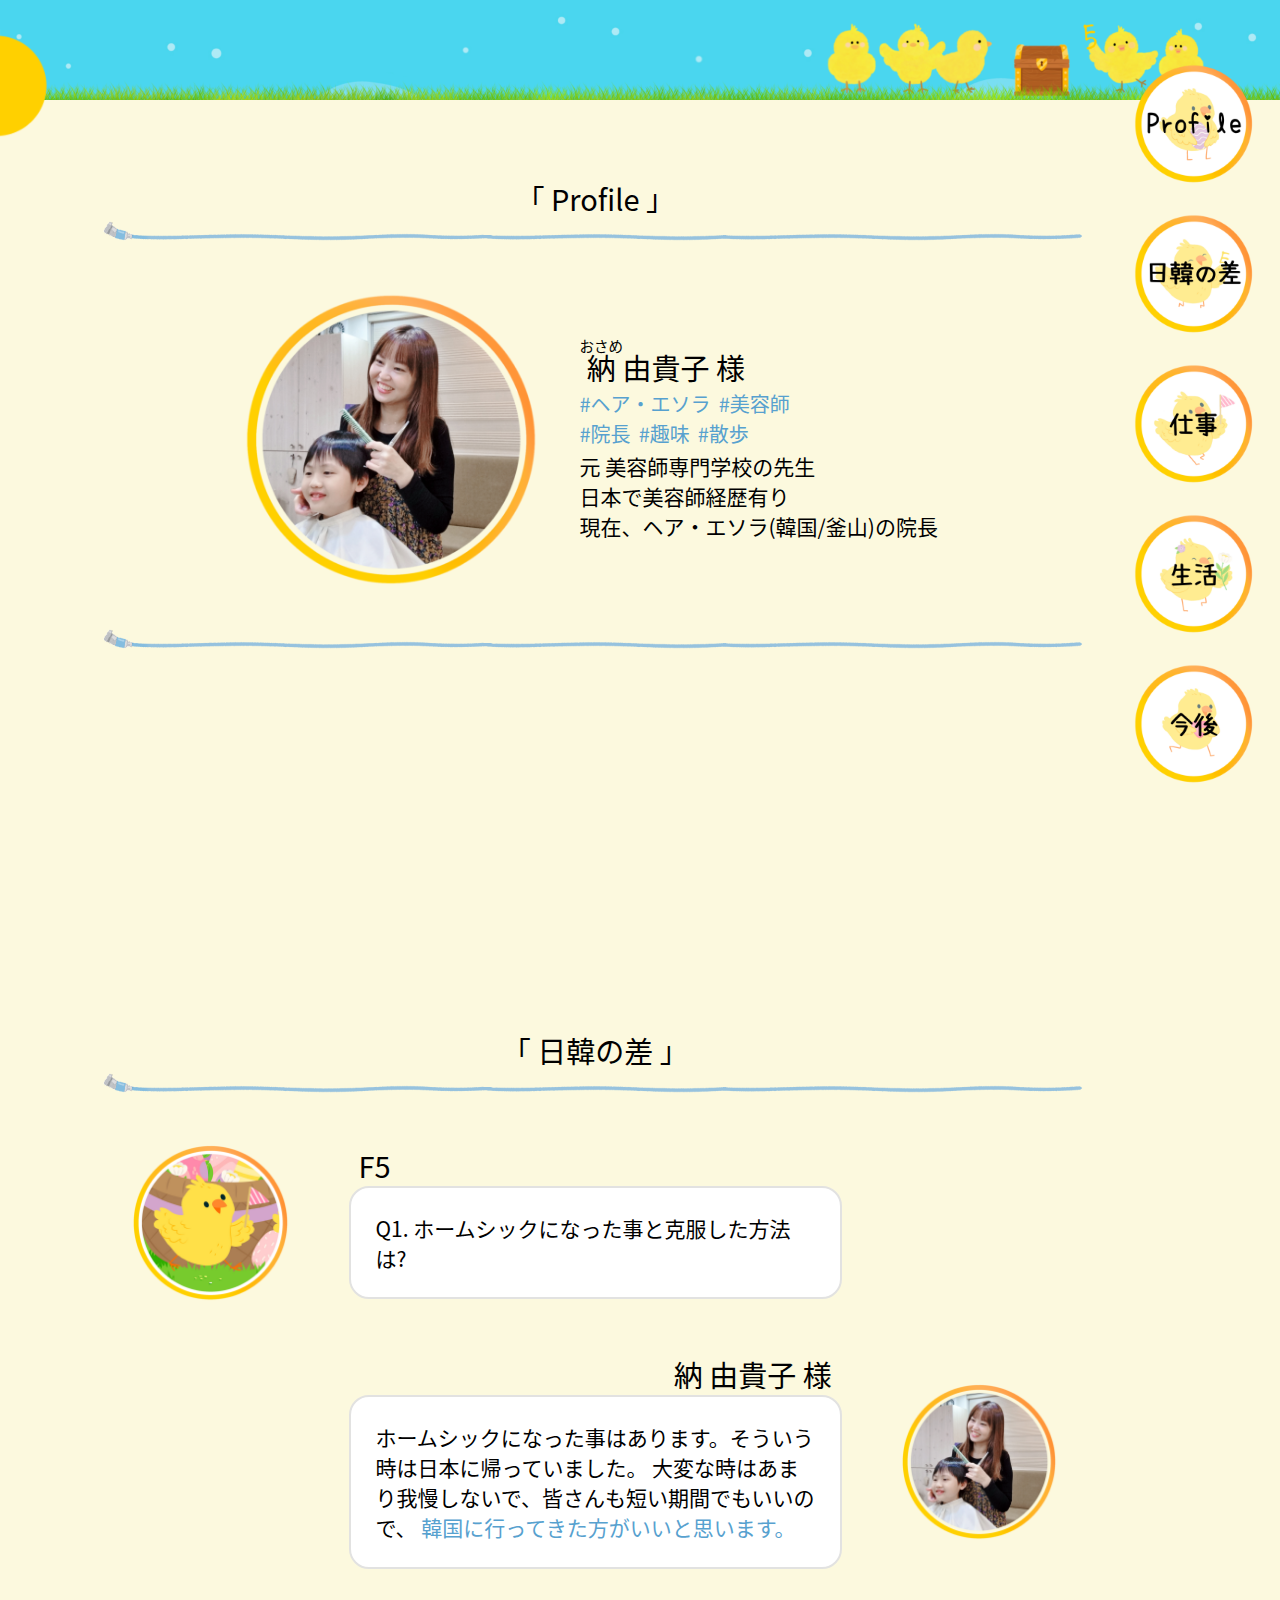
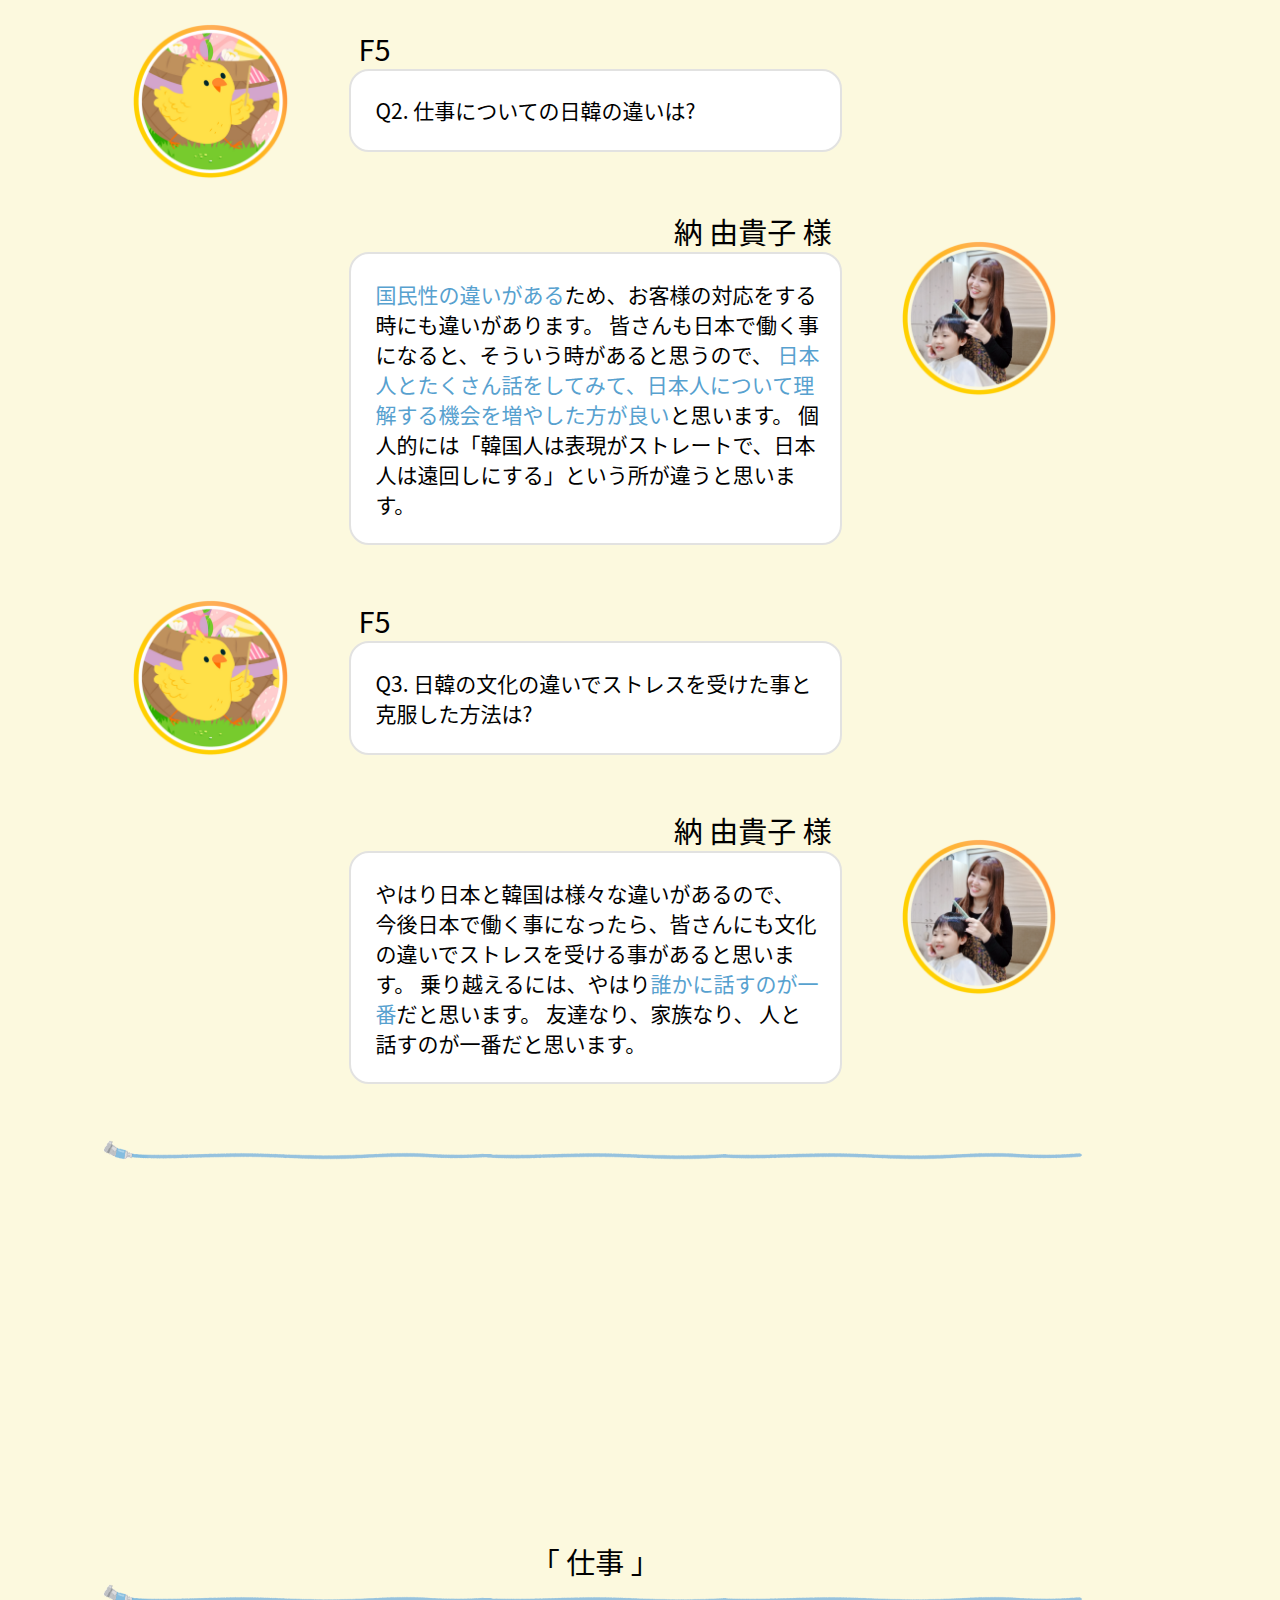
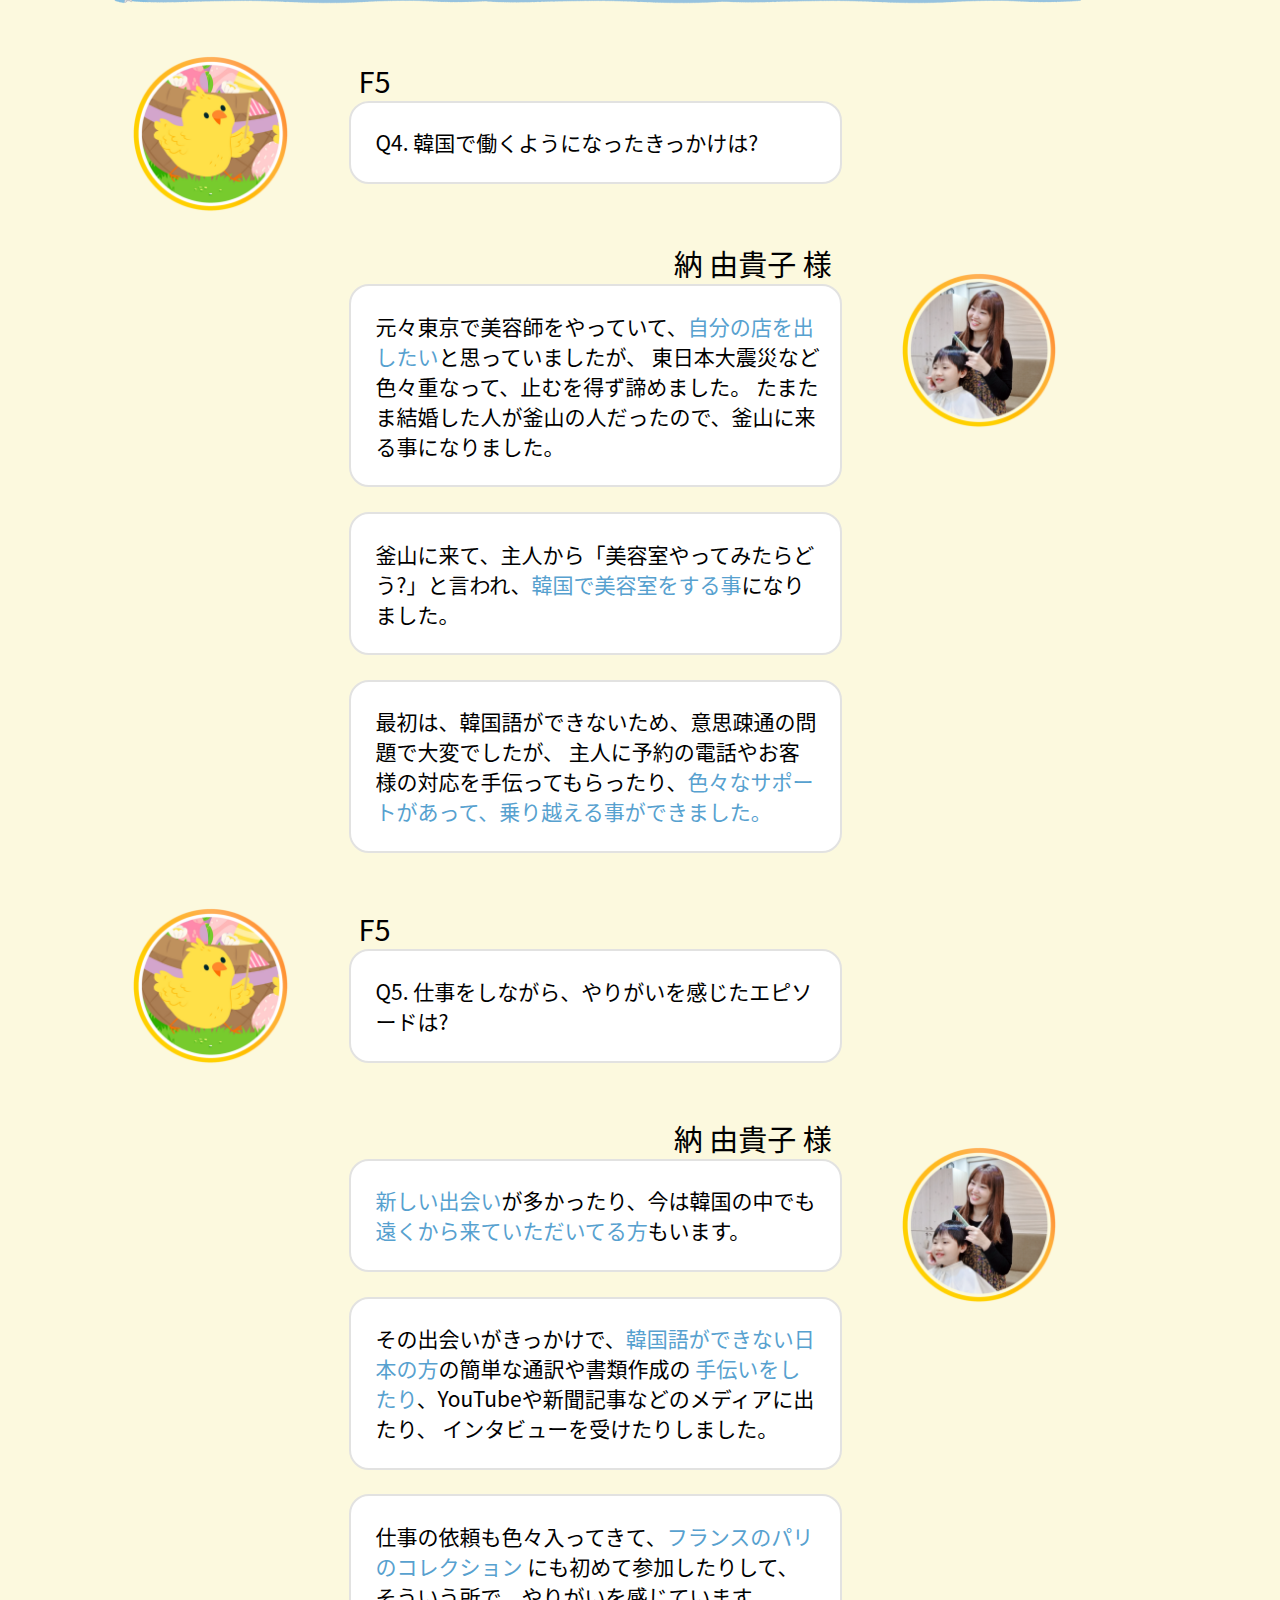
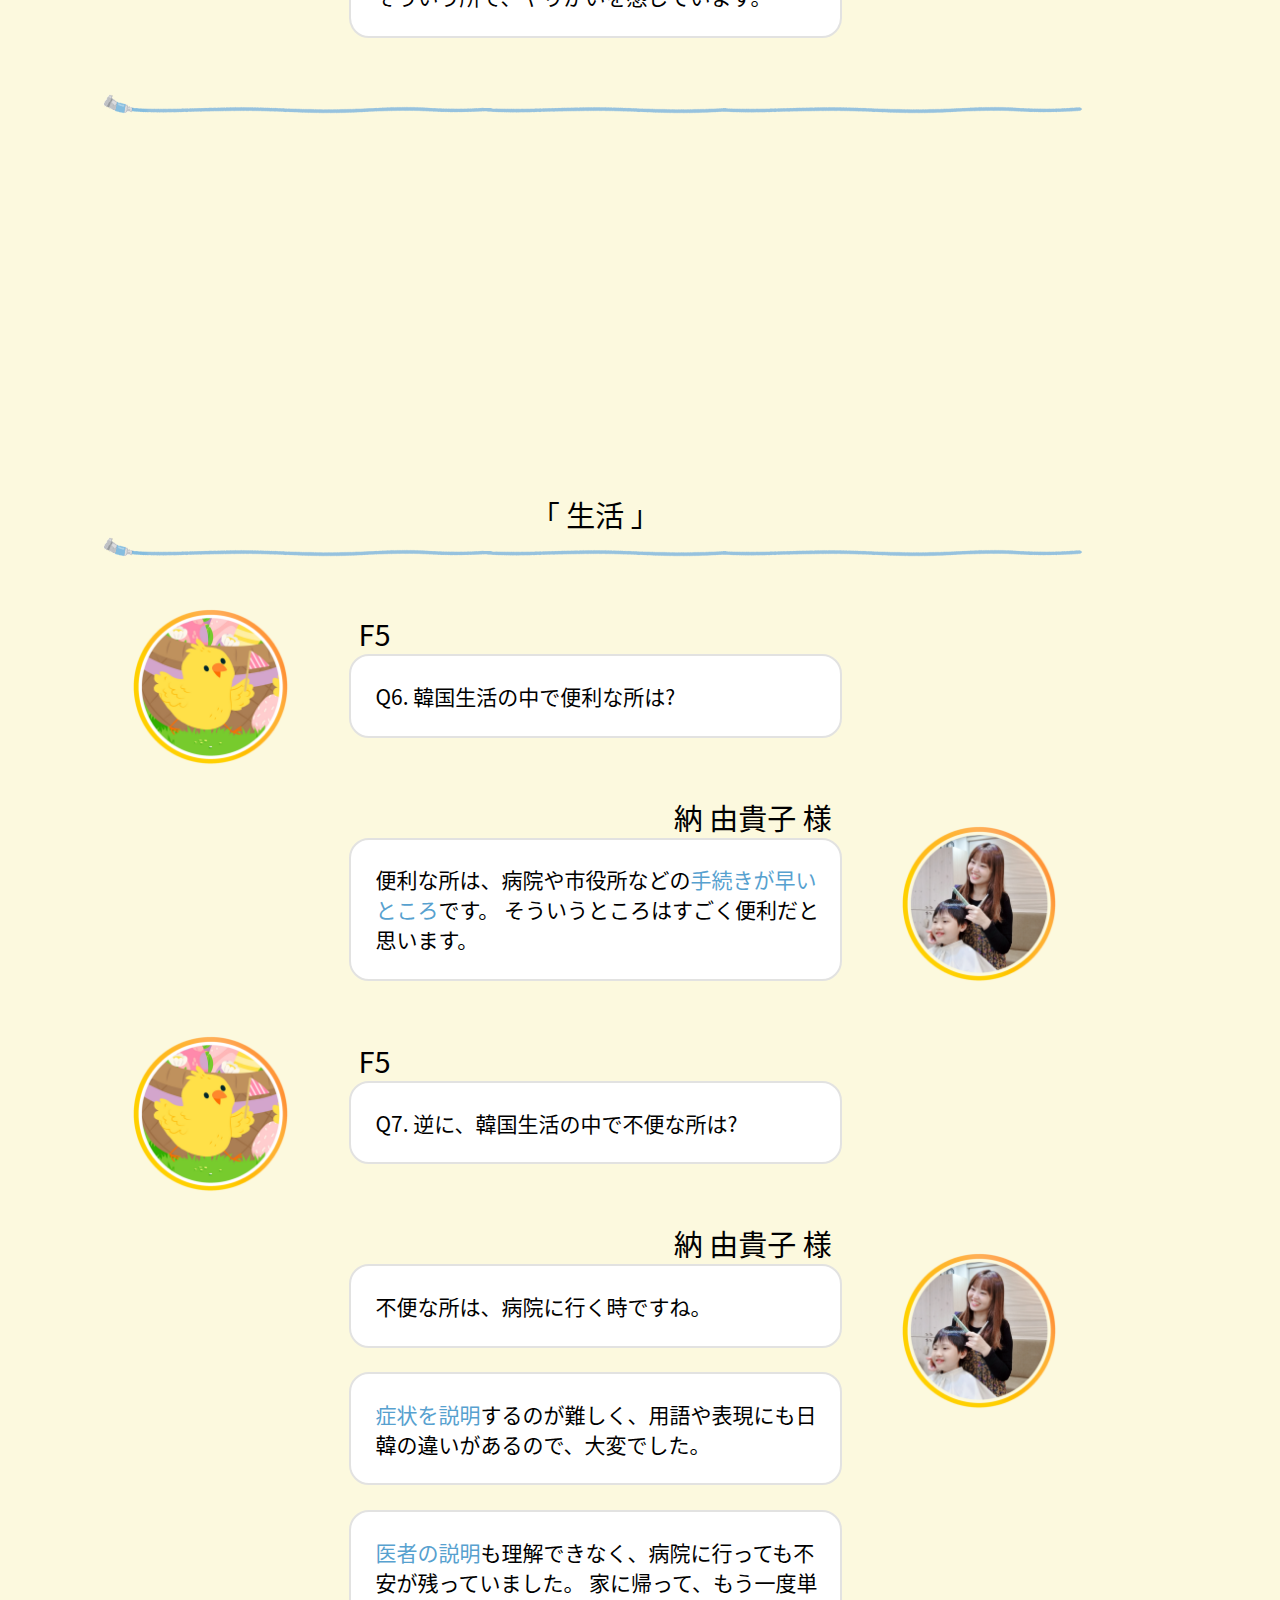
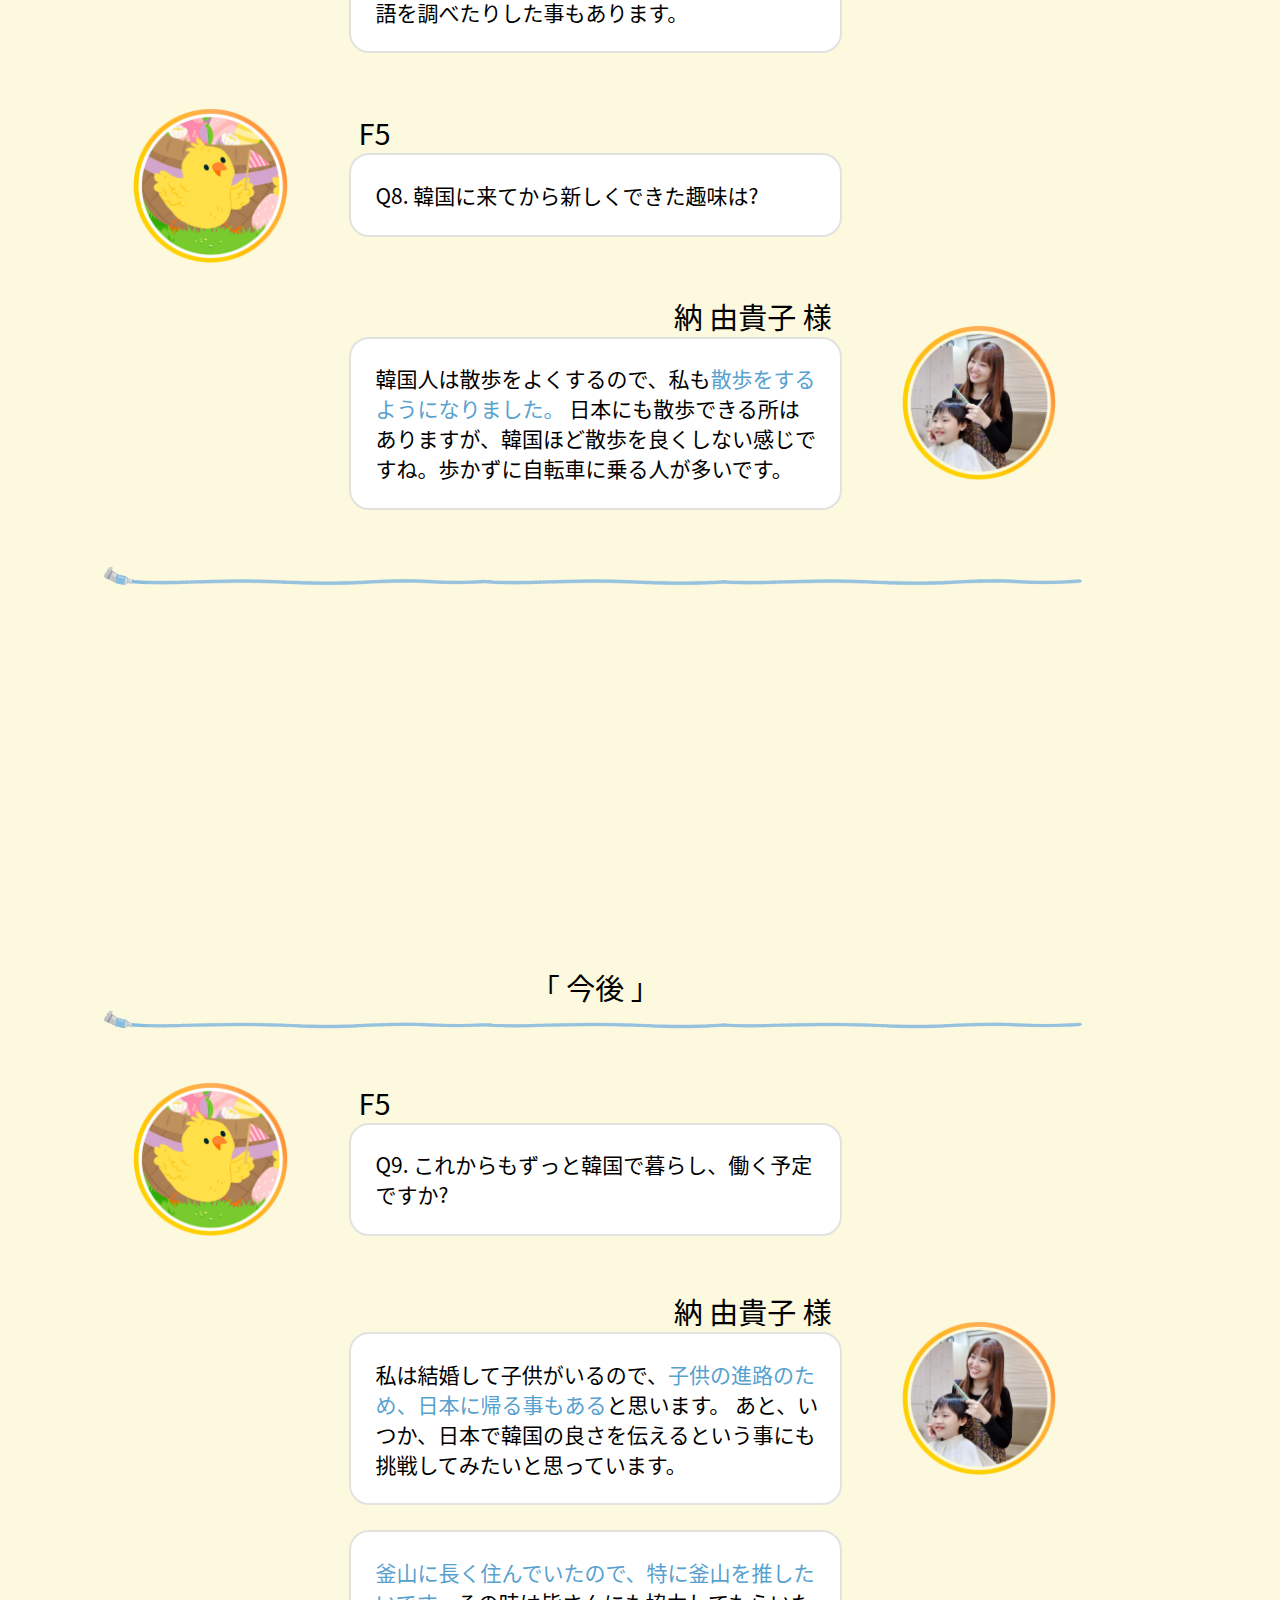
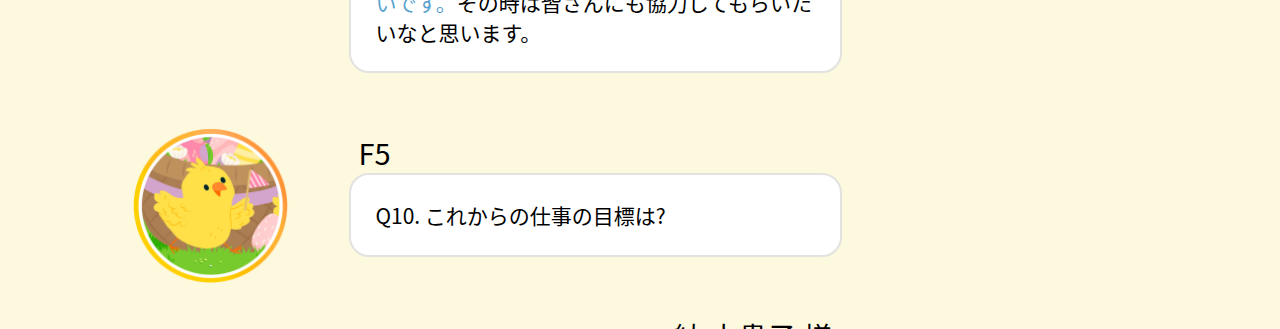
<file: Interview1.html>
<!DOCTYPE html>
<html lang="ja">
<head>
<meta charset="UTF-8">
<meta http-equiv="X-UA-Compatible" content="IE=edge">
<title>Interview 1</title>
<meta name="viewport" content="width=device-width, initial-scale=1">
<meta name="description" content="ここにサイト説明を入れます">
<meta name="keywords" content="キーワード１,キーワード２,キーワード３,キーワード４,キーワード５">
<link rel="stylesheet" href="css/style.css">
<script src="js/openclose.js"></script>
<!--[if lt IE 9]>
<script src="https://oss.maxcdn.com/html5shiv/3.7.2/html5shiv.min.js"></script>
<script src="https://oss.maxcdn.com/respond/1.4.2/respond.min.js"></script>
<![endif]-->

<head>

<style>

.menu {
  position: fixed;
  width: 120px;
  top: 0;
  right: 2%;
  margin-top: 5%;
  height: 80%;
  z-index: 30;
  display:flex;
  flex-direction: column;
  justify-content: space-between;
}

.menu-item:hover {
  transform: scale(1.1);
}

/* -------------------------------프로필--------------------- */

.Profile-image {
  width: 30%;
  height: 30%;
}

.Profile-text {
  margin-left: 4%;
  display: flex;
  justify-content: center;
  flex-direction: column;
}

.teg {
  color: #57a1cf;
  font-size: 20px;
  margin-right: 8px;
  line-height: normal;
}


/* --------------------------------Q & A----------------------- */

.member-image {
  width: 16%;
  height: 16%;
  padding: 0 3% 0 3%;
}

.Question {
  padding-left: 3%;
  width: 50%;
  display: flex;
  justify-content: center;
  flex-direction: column;
}

.Answer {
  padding-right: 3%;
  width: 50%;
  display: flex;
  justify-content: center;
  flex-direction: column;
}

.member-left {
  text-align: left;
  display: flex;
  justify-content: flex-start;
  margin-bottom: 3%;
}

.member-right {
  text-align: right;
  display: flex;
  justify-content: flex-end;
  margin-bottom: 3%;
}

.member-right .setsumei {
  text-align: left;
}

#main {
  padding-right: 15%;
}

.setsumei {
  border: 2px solid #e2e2e1;
  padding: 5% 4% 5% 5%;
  border-radius: 20px;
  background-color: white;
  margin-bottom: 5%;
}

.title {
  text-align: center;
  margin-top: 3px;
}

p span {
  color: #57a1cf;
}

.line1 {
  margin-bottom: 5%;
}

.line2 {
  margin-bottom: 15%;
}

#Profile-total {
  display: flex;
  justify-content: center;
}

.page {
  padding-bottom: 20%;
}

@media screen and (max-width:1024px) {

  #main {
    padding-right: 6%;
  }

  .menu {
    display: flex;
    flex-direction: row;
    align-items: center;
    width: 100%;
    right: 0;
    margin: 0;
    height: 10%;
    padding: 1% 0 1% 0;

    background-image: url(images/bg1.png);
    background-size: cover;
  }

  .menu-item  {
    margin-right: 5%;
  }

  #first {
    margin-left: 20%;
  }

  .menu img {
    width: 85%;
  }

  .menu-item:hover {
    transform: scale(1);
  }

  .Question, .Answer {
    width: 65%;
  }

  .total {
    padding-top: 30%;
  }

  .title {
    margin-top: 18%;
  }

  .setsumei {
    padding: 6%;
  }

  .member-left, .member-right {
    margin-bottom: 7%;
  }

  .Question {
    padding-left: 5%;
  }

  .Answer {
    padding-right: 5%;
  }

}


@media screen and (max-width:480px) {

  .menu img {
    width: 100%;
  }

  .total {
    padding-top: 50%;
  }

  .title {
    margin-top: 20%;
  }

  .setsumei {
    padding: 7%;
  }

  #Profile-total {
    flex-direction: column;
    align-items: center;
    justify-content: center;
    text-align: center;
  }

  #Profile-total img {
    width: 60%;
    margin-bottom: 5%;
  }

  .Question, .Answer {
    width: 75%;
  }

}

</style>

</head>


<body>
    
<!-------------------------------------------------------------------------------------------------------->
<button id="logo2"><img src="images/logo1.png" alt="" width="110px" height="110px"></button>

<header id="header" style="background-color: #FFD000;">
  <!--PC用（901px以上端末）メニュー-->

  <nav id="menubar">
      <ul>
        <li class="menu-a"><a href="Home.html"><span>Home</span><span></span></a></li> <hr>
        <li id="Team" class="menu-a"><a href="Team.html"><span>Team</span><span>紹介</span></a></li> <hr>
        <li id="I1" class="menu-a"><a href="Interview1.html"><span>Interview 1</span><span>納 由貴子 様</span></a></li> <hr>
        <li id="I2" class="menu-a"><a href="Interview2.html"><span>Interview 2</span><span>キム・ミンジュン 様</span></a></li> <hr>
        <li id="Photo" class="menu-a"><a href="Photo.html"><span>Photo</span><span></span></a></li>
      </ul>
  </nav>
</header>

<!--小さな端末用（900px以下端末）ブロック-->
<nav id="menubar-s">
  <ul>
    <li><a href="Home.html"><span>Home</span><span></span></a></li>
    <li><a href="Team.html"><span>Team</span><span>紹介</span></a></li>
    <li><a href="Interview1.html"><span>Interview 1</span><span>納 由貴子 様</span></a></li>
    <li><a href="Interview2.html"><span>Interview 2</span><span>キム・ミンジュン 様</span></a></li>
    <li><a href="Photo.html"><span>Photo</span><span></span></a></li>
  </ul>
</nav>
<!-------------------------------------------------------------------------------------------------------->

<div id="main">

<h3 id="menu1"></h3>
<div class="total"> 
  
<div class="page"> <!----------------------------------------------- 프로필 -------------------------------------------->
    
  <h4 style="text-align: center;">「 Profile 」</h4>
  <img class="line1" src="images/skyblue.png" alt="Line">  
  <div id="Profile-total">
    <img src="images/interview1.png" class="Profile-image" alt="">
    <div class="Profile-text">
      <h4><ruby>納<rt>おさめ</rt></ruby> 由貴子 様 </h4>
      <p class="bottom">
        <span class="teg">#ヘア・エソラ</span><span class="teg">#美容師</span>
        <br>
        <span class="teg">#院長</span><span class="teg">#趣味</span><span class="teg">#散歩</span>
      </p>
      <p class="teg">
        元 美容師専門学校の先生<br>日本で美容師経歴有り<br>現在、ヘア・エソラ(韓国/釜山)の院長
      </p>
    </div>
  </div>
  <img class="line2" src="images/skyblue.png" alt="Line" style="margin-top: 4%;">

</div>
  
    
<div class="page"> <!---------------------------------------------- 한일의 차이 인터뷰 ----------------------------------------->
  <p id="menu2" style="color: #fcf9de;">j</p>
  <h4 class="title">「 日韓の差 」</h4>
  <img class="line1" src="images/skyblue.png" alt="Line">       
    
  <div class="member-left"> <!-- 인터뷰1 Q --->
    <img class="member-image" src="images/hiyoko.png" alt="">
    <div class="Question">
      <h4 style="padding-left: 2%;">F5</h4>
      <p class="setsumei">Q1. ホームシックになった事と克服した方法は?</p>
    </div>
  </div>

  <div class="member-right"> <!-- 인터뷰1 A --->
    <div class="Answer">
      <h4 style="padding-right: 2%;">納 由貴子 様</h4>
      <p class="setsumei">
        ホームシックになった事はあります。そういう時は日本に帰っていました。 
        大変な時はあまり我慢しないで、皆さんも短い期間でもいいので、
        <span>韓国に行ってきた方がいいと思います。</span> 
      </p>            
    </div>
    <img src="images/interview1.png" style="margin-top: 3%;" class="member-image" alt="">
  </div>

  <div class="member-left"> <!-- 인터뷰2 Q --->
    <img class="member-image" src="images/hiyoko.png" alt="">
    <div class="Question">
      <h4 style="padding-left: 2%;">F5</h4>
      <p class="setsumei">Q2. 仕事についての日韓の違いは?</p>
    </div>
  </div>

  <div class="member-right"> <!-- 인터뷰2 A --->
    <div class="Answer">
      <h4 style="padding-right: 2%;">納 由貴子 様</h4>
      <p class="setsumei">
        <span>国民性の違いがある</span>ため、お客様の対応をする時にも違いがあります。
        皆さんも日本で働く事になると、そういう時があると思うので、 
        <span>日本人とたくさん話をしてみて、日本人について理解する機会を増やした方が良い</span>と思います。 
        個人的には「韓国人は表現がストレートで、日本人は遠回しにする」という所が違うと思います。
      </p>            
    </div>
    <img src="images/interview1.png" style="margin-top: 3%;" class="member-image" alt="">
  </div>

  <div class="member-left"> <!-- 인터뷰3 Q --->
    <img class="member-image" src="images/hiyoko.png" alt="">
    <div class="Question">
      <h4 style="padding-left: 2%;">F5</h4>
      <p class="setsumei">Q3. 日韓の文化の違いでストレスを受けた事と克服した方法は?</p>
    </div>
  </div>

  <div class="member-right"> <!-- 인터뷰3 A --->
    <div class="Answer">
      <h4 style="padding-right: 2%;">納 由貴子 様</h4>
      <p class="setsumei">
        やはり日本と韓国は様々な違いがあるので、 
        今後日本で働く事になったら、皆さんにも文化の違いでストレスを受ける事があると思います。 
        乗り越えるには、やはり<span>誰かに話すのが一番</span>だと思います。 友達なり、家族なり、
        人と話すのが一番だと思います。
      </p>            
    </div>
    <img src="images/interview1.png" style="margin-top: 3%;" class="member-image" alt="">
  </div>

  <img class="line2" src="images/skyblue.png" alt="Line">
</div>


<div class="page"> <!---------------------------------------------- 일 인터뷰 ----------------------------------------->
  <p id="menu3" style="color: #fcf9de;">j</p>
  <h4 class="title">「 仕事 」</h4>
  <img class="line1" src="images/skyblue.png" alt="Line">       
    
  <div class="member-left"> <!-- 인터뷰4 Q --->
    <img class="member-image" src="images/hiyoko.png" alt="">
    <div class="Question">
      <h4 style="padding-left: 2%;">F5</h4>
      <p class="setsumei">Q4. 韓国で働くようになったきっかけは?</p>
    </div>
  </div>

  <div class="member-right"> <!-- 인터뷰4 A --->
    <div class="Answer">
      <h4 style="padding-right: 2%;">納 由貴子 様</h4>
      <p class="setsumei">
        元々東京で美容師をやっていて、<span>自分の店を出したい</span>と思っていましたが、 
        東日本大震災など色々重なって、止むを得ず諦めました。 
        たまたま結婚した人が釜山の人だったので、釜山に来る事になりました。 
      </p>
      <p class="setsumei">
        釜山に来て、主人から「美容室やってみたらどう?」と言われ、<span>韓国で美容室をする事</span>になりました。         
      </p>
      <p class="setsumei">
        最初は、韓国語ができないため、意思疎通の問題で大変でしたが、 
        主人に予約の電話やお客様の対応を手伝ってもらったり、<span>色々なサポートがあって、乗り越える事ができました。</span> 
      </p>
    </div>
    <img src="images/interview1.png" style="margin-top: 3%;" class="member-image" alt="">
  </div>

  <div class="member-left"> <!-- 인터뷰5 Q --->
    <img class="member-image" src="images/hiyoko.png" alt="">
    <div class="Question">
      <h4 style="padding-left: 2%;">F5</h4>
      <p class="setsumei">Q5. 仕事をしながら、やりがいを感じたエピソードは?</p>
    </div>
  </div>

  <div class="member-right"> <!-- 인터뷰5 A --->
    <div class="Answer">
      <h4 style="padding-right: 2%;">納 由貴子 様</h4>
      <p class="setsumei">
        <span>新しい出会い</span>が多かったり、今は韓国の中でも<span>遠くから来ていただいてる方</span>もいます。
      </p> 
      <p class="setsumei"> 
        その出会いがきっかけで、<span>韓国語ができない日本の方</span>の簡単な通訳や書類作成の
        <span>手伝いをしたり</span>、YouTubeや新聞記事などのメディアに出たり、 インタビューを受けたりしました。
      </p>
      <p class="setsumei">
        仕事の依頼も色々入ってきて、<span>フランスのパリのコレクション</span>
        にも初めて参加したりして、 そういう所で、やりがいを感じています。
      </p>
    </div>
    <img src="images/interview1.png" style="margin-top: 3%;" class="member-image" alt="">
  </div>

  <img class="line2" src="images/skyblue.png" alt="Line">
</div>


<div class="page"> <!---------------------------------------------- 생활 인터뷰 ----------------------------------------->
  <p id="menu4" style="color: #fcf9de;">j</p>
  <h4 class="title">「 生活 」</h4>
  <img class="line1" src="images/skyblue.png" alt="Line">       
    
  <div class="member-left"> <!-- 인터뷰6 Q --->
    <img class="member-image" src="images/hiyoko.png" alt="">
    <div class="Question">
      <h4 style="padding-left: 2%;">F5</h4>
      <p class="setsumei">Q6. 韓国生活の中で便利な所は?</p>
    </div>
  </div>

  <div class="member-right"> <!-- 인터뷰6 A --->
    <div class="Answer">
      <h4 style="padding-right: 2%;">納 由貴子 様</h4>
      <p class="setsumei">
        便利な所は、病院や市役所などの<span>手続きが早いところ</span>です。 そういうところはすごく便利だと思います。
      </p>            
    </div>
    <img src="images/interview1.png" style="margin-top: 3%;" class="member-image" alt="">
  </div>

  <div class="member-left"> <!-- 인터뷰7 Q --->
    <img class="member-image" src="images/hiyoko.png" alt="">
    <div class="Question">
      <h4 style="padding-left: 2%;">F5</h4>
      <p class="setsumei">Q7. 逆に、韓国生活の中で不便な所は?</p>
    </div>
  </div>

  <div class="member-right"> <!-- 인터뷰7 A --->
    <div class="Answer">
      <h4 style="padding-right: 2%;">納 由貴子 様</h4>
      <p class="setsumei">
        不便な所は、病院に行く時ですね。
      </p> 
      <p class="setsumei">
        <span>症状を説明</span>するのが難しく、用語や表現にも日韓の違いがあるので、大変でした。
      </p> 
      <p class="setsumei">
        <span>医者の説明</span>も理解できなく、病院に行っても不安が残っていました。 
        家に帰って、もう一度単語を調べたりした事もあります。
      </p>            
    </div>
    <img src="images/interview1.png" style="margin-top: 3%;" class="member-image" alt="">
  </div>

  <div class="member-left"> <!-- 인터뷰8 Q --->
    <img class="member-image" src="images/hiyoko.png" alt="">
    <div class="Question">
      <h4 style="padding-left: 2%;">F5</h4>
      <p class="setsumei">Q8. 韓国に来てから新しくできた趣味は?</p>
    </div>
  </div>

  <div class="member-right"> <!-- 인터뷰8 A --->
    <div class="Answer">
      <h4 style="padding-right: 2%;">納 由貴子 様</h4>
      <p class="setsumei">
        韓国人は散歩をよくするので、私も<span>散歩をするようになりました。</span>
        日本にも散歩できる所はありますが、韓国ほど散歩を良くしない感じですね。歩かずに自転車に乗る人が多いです。
      </p>        
    </div>
    <img src="images/interview1.png" style="margin-top: 3%;" class="member-image" alt="">
  </div>

  <img class="line2" src="images/skyblue.png" alt="Line">     
</div>   


<div> <!---------------------------------------------- 앞으로 인터뷰 ----------------------------------------->
  <p id="menu5" style="color: #fcf9de;">j</p>
  <h4 class="title">「 今後 」</h4>
  <img class="line1" src="images/skyblue.png" alt="Line">       
    
  <div class="member-left"> <!-- 인터뷰9 Q --->
    <img class="member-image" src="images/hiyoko.png" alt="">
    <div class="Question">
      <h4 style="padding-left: 2%;">F5</h4>
      <p class="setsumei">Q9. これからもずっと韓国で暮らし、働く予定ですか?</p>
    </div>
  </div>

  <div class="member-right"> <!-- 인터뷰9 A --->
    <div class="Answer">
      <h4 style="padding-right: 2%;">納 由貴子 様</h4>
      <p class="setsumei">
        私は結婚して子供がいるので、<span>子供の進路のため、日本に帰る事もある</span>と思います。
        あと、いつか、日本で韓国の良さを伝えるという事にも挑戦してみたいと思っています。
      </p>
      <p class="setsumei">
        <span>釜山に長く住んでいたので、特に釜山を推したいです。</span>その時は皆さんにも協力してもらいたいなと思います。
      </p>            
    </div>
    <img src="images/interview1.png" style="margin-top: 3%;" class="member-image" alt="">
  </div>

  <div class="member-left"> <!-- 인터뷰10 Q --->
    <img class="member-image" src="images/hiyoko.png" alt="">
    <div class="Question">
      <h4 style="padding-left: 2%;">F5</h4>
      <p class="setsumei">Q10. これからの仕事の目標は?</p>
    </div>
  </div>

  <div class="member-right"> <!-- 인터뷰10 A --->
    <div class="Answer">
      <h4 style="padding-right: 2%;">納 由貴子 様</h4>
      <p class="setsumei">
        ヘア・エソラを設立して無事に10年以上経ったので、今は「これが目標だ」と言えるものはなく、
        <span>日々感謝の気持ちを持って、仕事を続ける</span>のが目標ですね。
      </p> 
      <p class="setsumei">
        今は仕事も安定し、<span>毎日楽しく働けたらいいな</span>と思いってます。
        でも、そのうち新しい出会いやチャレンジができたらいいなと思いますね。
      </p>       
    </div>
    <img src="images/interview1.png" style="margin-top: 3%;" class="member-image" alt="">
  </div>

  <img src="images/skyblue.png" alt="Line" style="margin-bottom: 5%;">
</div>
      
</div> <!--total의 끝-->
</div> <!--main의 끝-->


<!--メニュー開閉ボタン-->
<div id="menubar_hdr" class="close"></div>

<div class="menu" style ="font-family: Noto Sans CJK KR, sans-serif;">
  <a href="#menu1" id="first" class="menu-item"><img src="images/프로필.png" alt="Menu 1"></a>
  <a href="#menu2" class="menu-item"><img src="images/일한차.png" alt="Menu 2"></a>
  <a href="#menu3" class="menu-item"><img src="images/일.png" alt="Menu 3"></a>
  <a href="#menu4" class="menu-item"><img src="images/생활.png" alt="Menu 4"></a>
  <a href="#menu5" class="menu-item"><img src="images/앞으로.png" alt="Menu 5"></a>
</div>

<!--メニューの開閉処理-->
<script>
open_close("menubar_hdr", "menubar-s");
</script>
<script src="js/main.js"></script>
<script src="js/fixmenu_pagetop.js"></script>


</body></html>
</file>
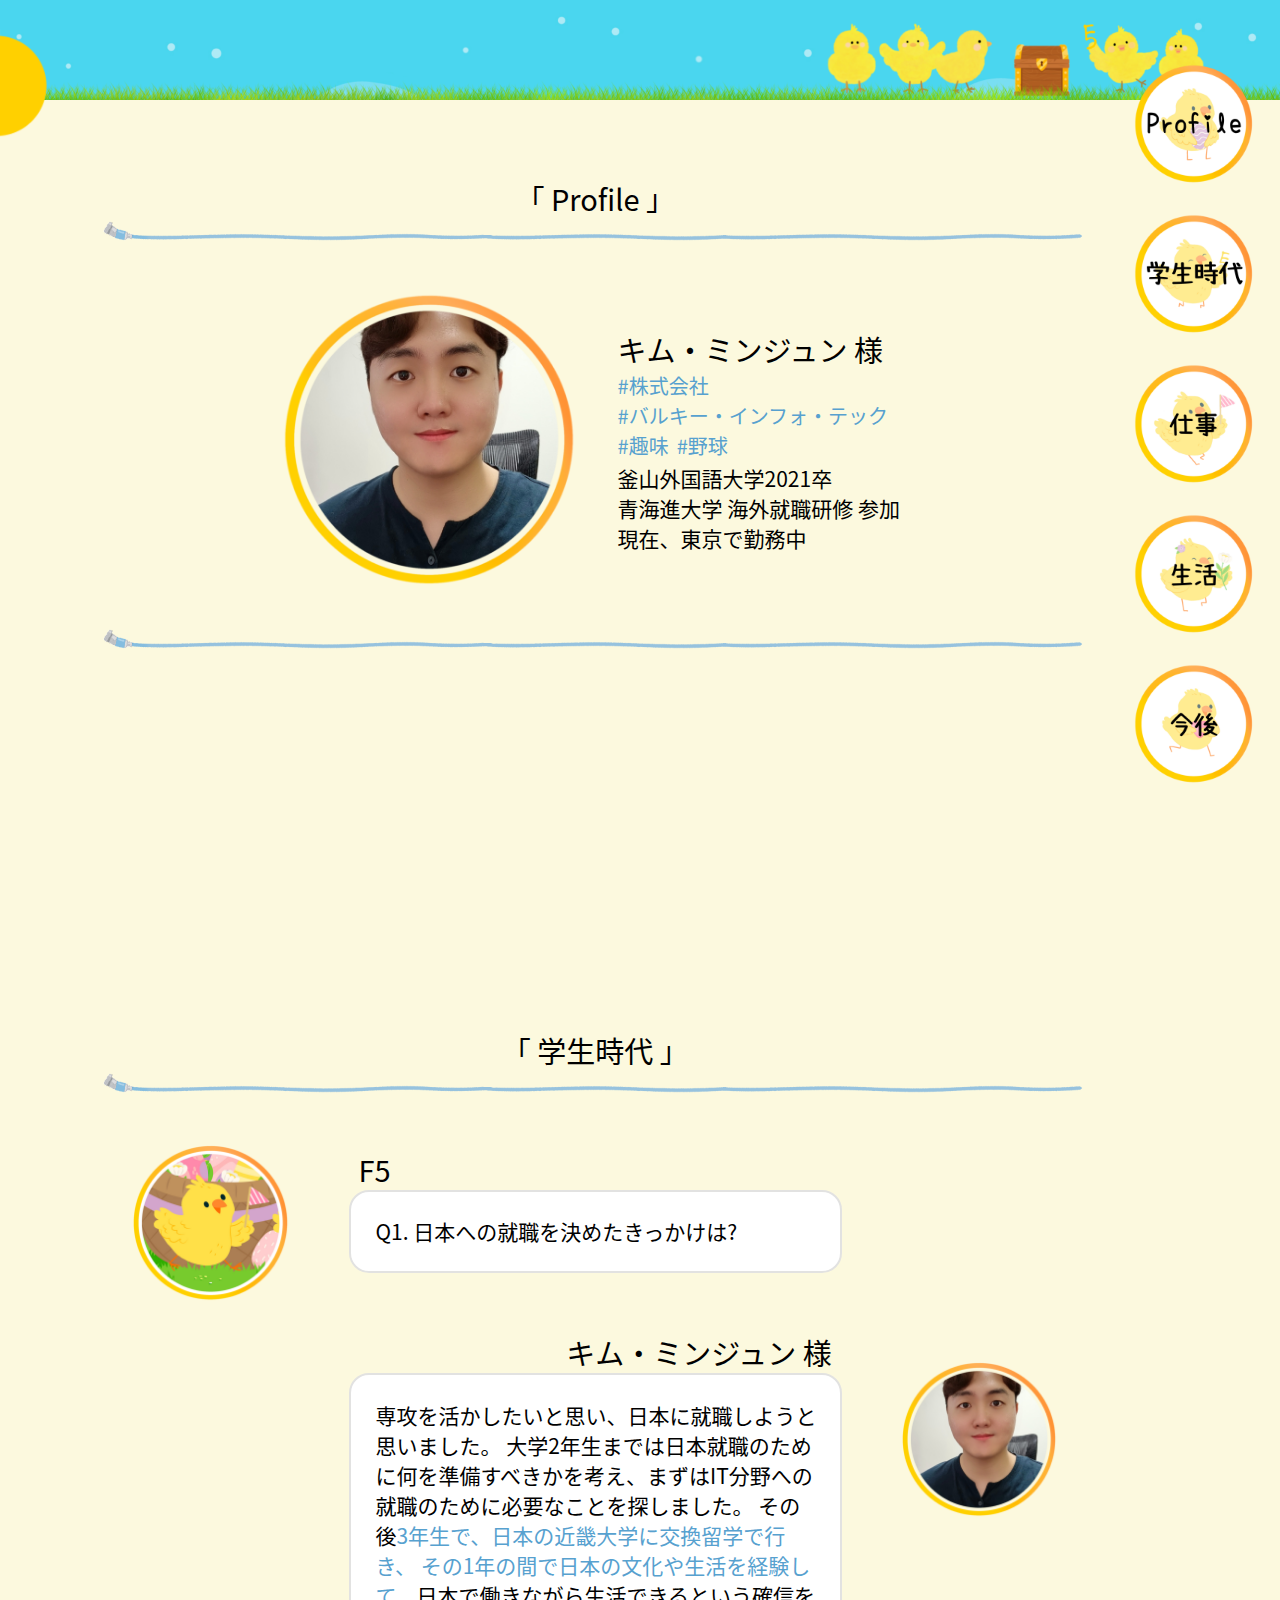
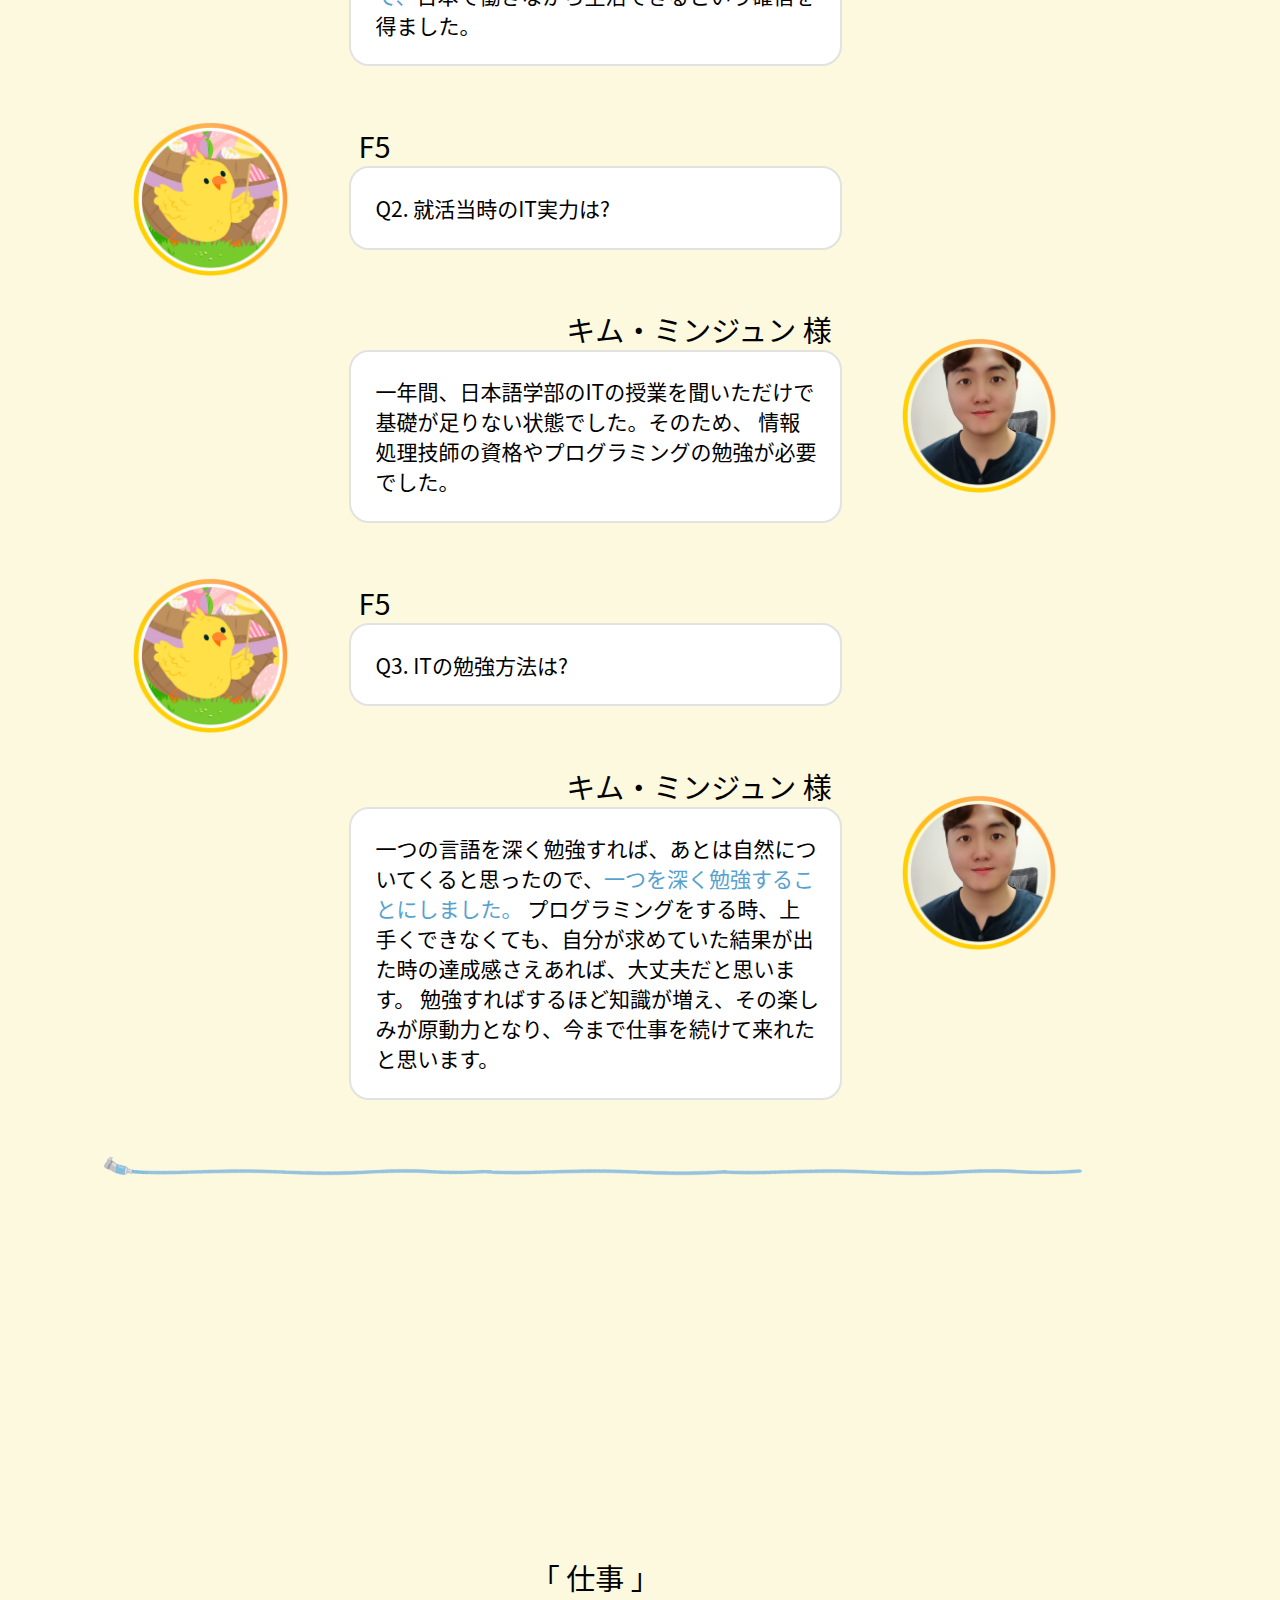
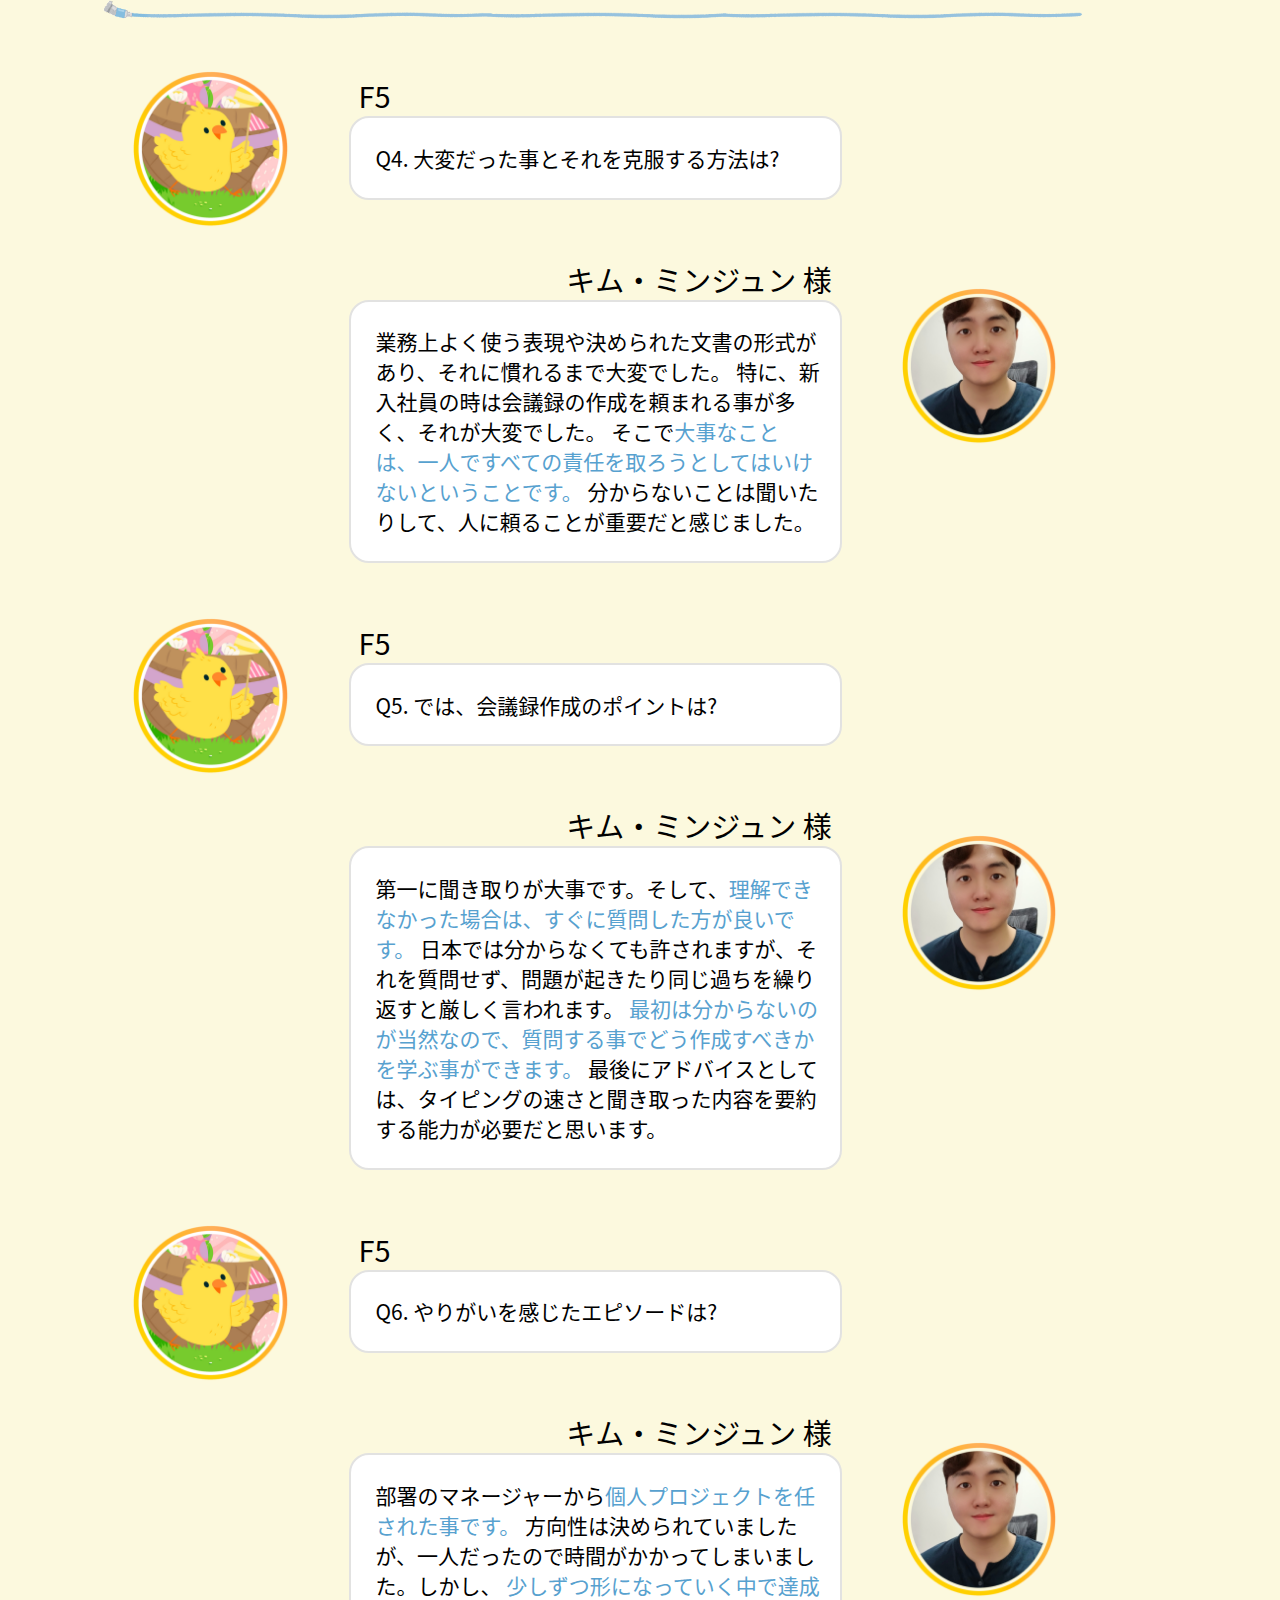
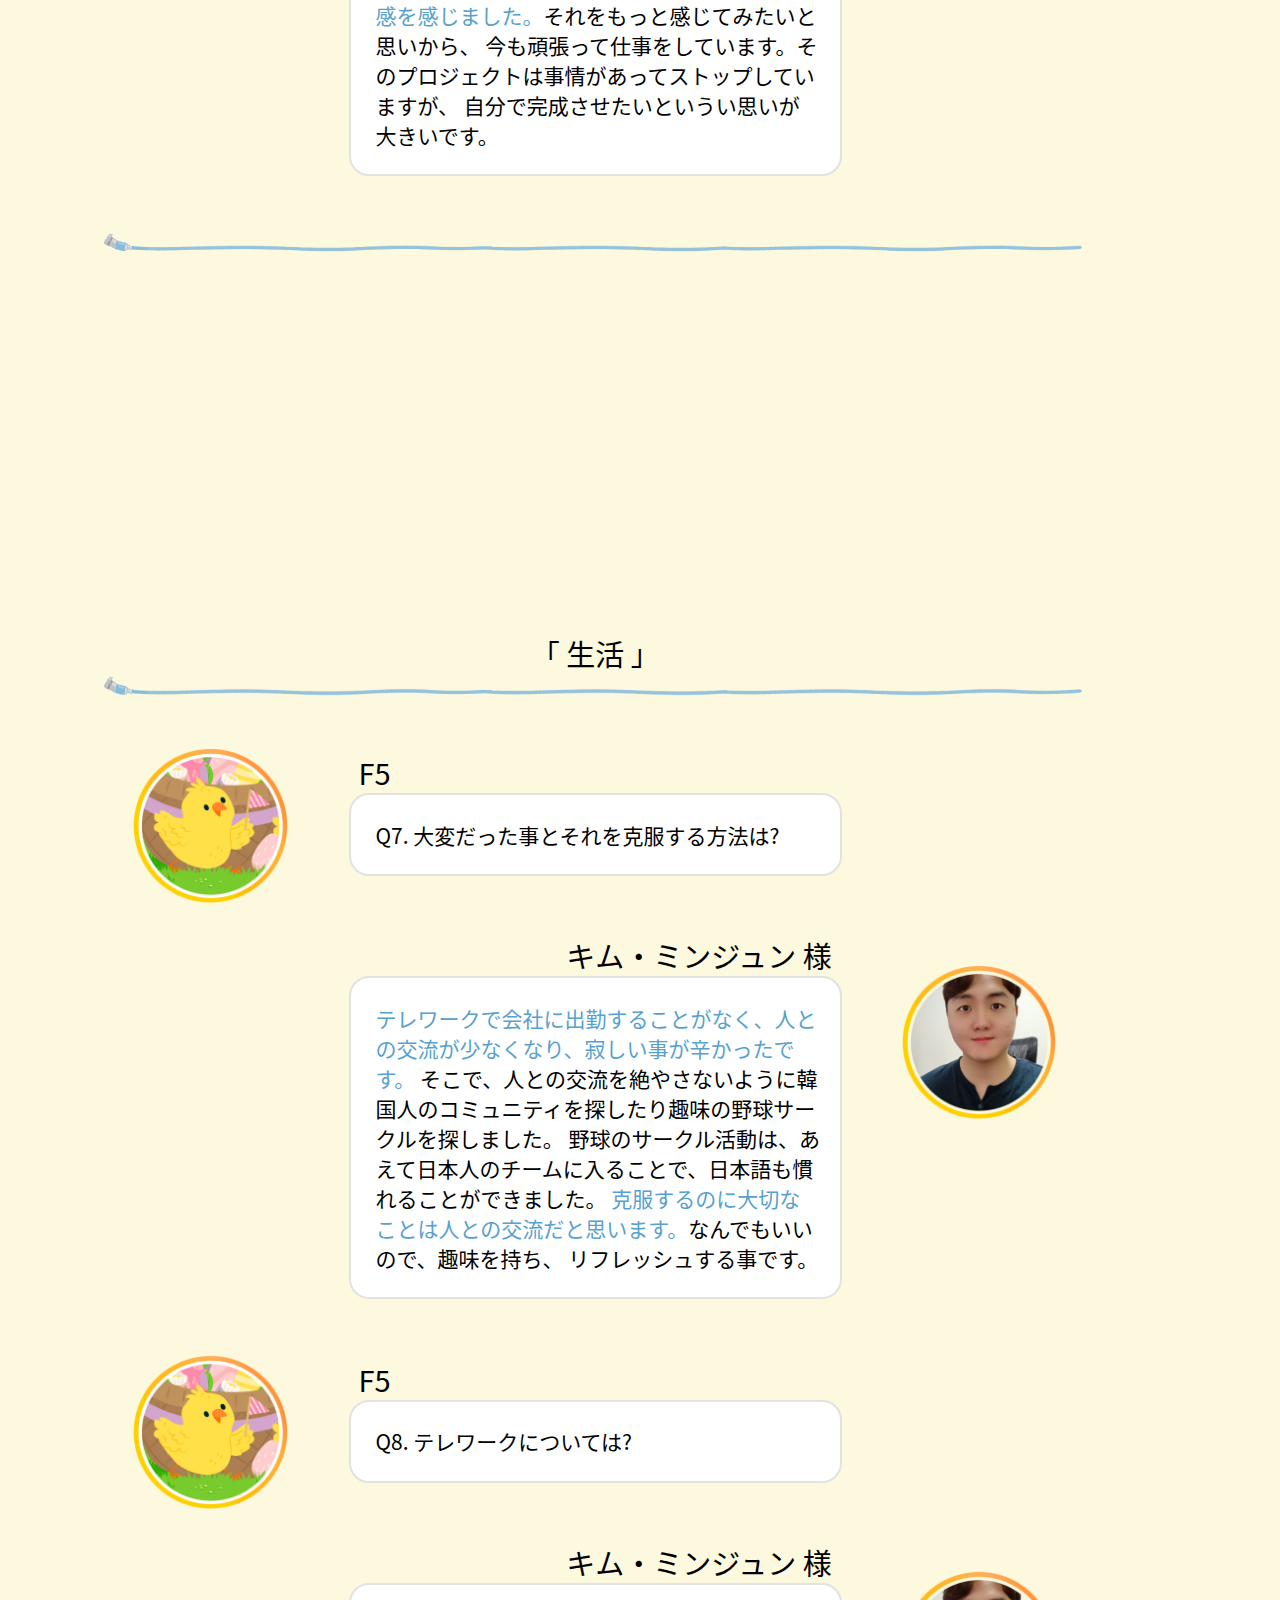
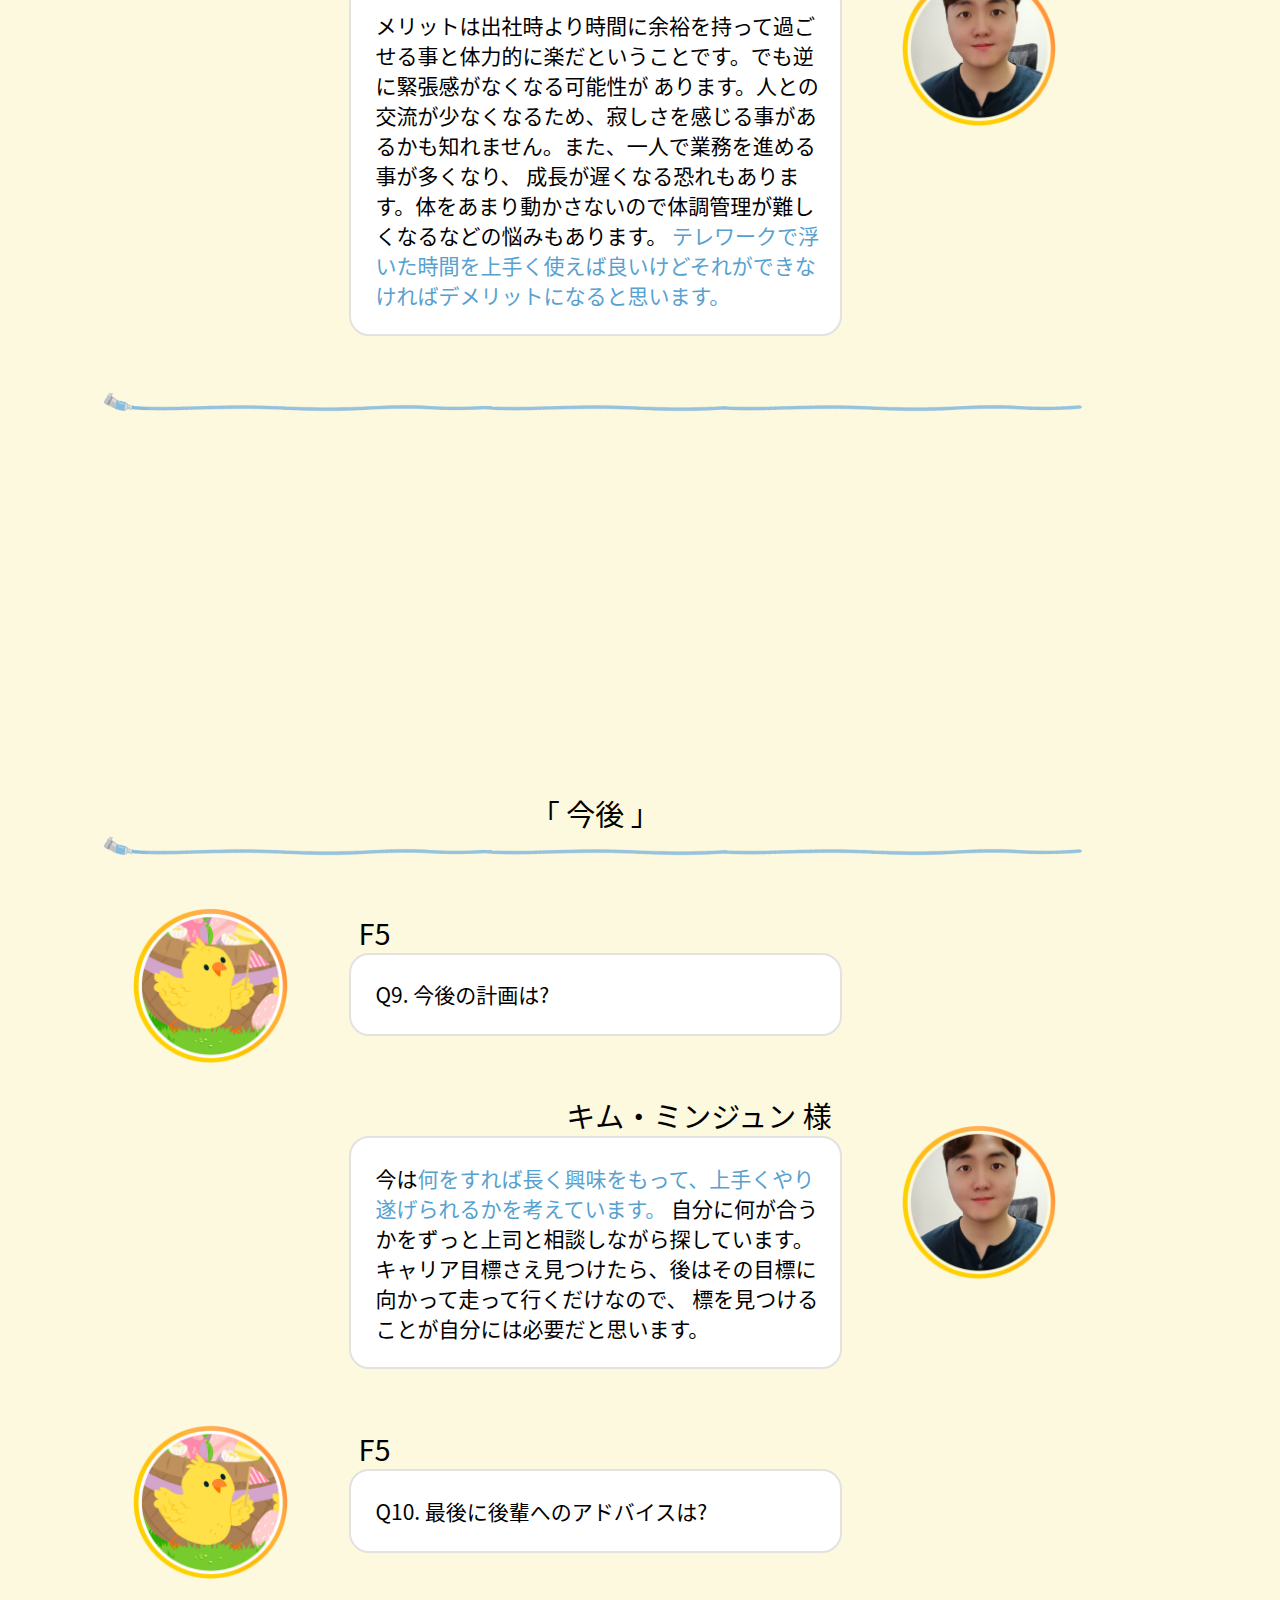
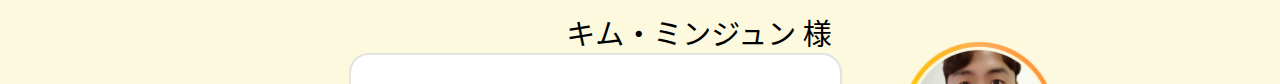
<file: Interview2.html>
<!DOCTYPE html>
<html lang="ja">
<head>
<meta charset="UTF-8">
<meta http-equiv="X-UA-Compatible" content="IE=edge">
<title>Interview 2</title>
<meta name="viewport" content="width=device-width, initial-scale=1">
<meta name="description" content="ここにサイト説明を入れます">
<meta name="keywords" content="キーワード１,キーワード２,キーワード３,キーワード４,キーワード５">
<link rel="stylesheet" href="css/style.css">
<script src="js/openclose.js"></script>
<!--[if lt IE 9]>
<script src="https://oss.maxcdn.com/html5shiv/3.7.2/html5shiv.min.js"></script>
<script src="https://oss.maxcdn.com/respond/1.4.2/respond.min.js"></script>
<![endif]-->

<head>

<style>

.menu {
  position: fixed;
  width: 120px;
  top: 0;
  right: 2%;
  margin-top: 5%;
  height: 80%;
  z-index: 30;
  display:flex;
  flex-direction: column;
  justify-content: space-between;
}

.menu-item:hover {
  transform: scale(1.1);
}

/* -------------------------------프로필--------------------- */

.Profile-image {
  width: 30%;
  height: 30%;
}

.Profile-text {
  margin-left: 4%;
  display: flex;
  justify-content: center;
  flex-direction: column;
}

.teg {
  color: #57a1cf;
  font-size: 20px;
  margin-right: 8px;
  line-height: normal;
}


/* --------------------------------Q & A----------------------- */

.member-image {
  width: 16%;
  height: 16%;
  padding: 0 3% 0 3%;
}

.Question {
  padding-left: 3%;
  width: 50%;
  display: flex;
  justify-content: center;
  flex-direction: column;
}

.Answer {
  padding-right: 3%;
  width: 50%;
  display: flex;
  justify-content: center;
  flex-direction: column;
}

.member-left {
  text-align: left;
  display: flex;
  justify-content: flex-start;
  margin-bottom: 3%;
}

.member-right {
  text-align: right;
  display: flex;
  justify-content: flex-end;
  margin-bottom: 3%;
}

.member-right .setsumei {
  text-align: left;
}

#main {
  padding-right: 15%;
}

.setsumei {
  border: 2px solid #e2e2e1;
  padding: 5% 4% 5% 5%;
  border-radius: 20px;
  background-color: white;
  margin-bottom: 5%;
}

.title {
  text-align: center;
  margin-top: 3px;
}

p span {
  color: #57a1cf;
}

.line1 {
  margin-bottom: 5%;
}

.line2 {
  margin-bottom: 15%;
}

#Profile-total {
  display: flex;
  justify-content: center;
}

.page {
  padding-bottom: 20%;
}

@media screen and (max-width:1024px) {

  #main {
    padding-right: 6%;
  }

  .menu {
    display: flex;
    flex-direction: row;
    align-items: center;
    width: 100%;
    right: 0;
    margin: 0;
    height: 10%;
    padding: 1% 0 1% 0;

    background-image: url(images/bg1.png);
    background-size: cover;
  }

  .menu-item  {
    margin-right: 5%;
  }

  #first {
    margin-left: 20%;
  }

  .menu img {
    width: 85%;
  }

  .menu-item:hover {
    transform: scale(1);
  }

  .Question, .Answer {
    width: 65%;
  }

  .total {
    padding-top: 30%;
  }

  .title {
    margin-top: 18%;
  }

  .setsumei {
    padding: 6%;
  }

  .member-left, .member-right {
    margin-bottom: 7%;
  }

}


@media screen and (max-width:480px) {

  .menu img {
    width: 100%;
  }

  .total {
    padding-top: 50%;
  }

  .title {
    margin-top: 20%;
  }

  .setsumei {
    padding: 7%;
  }

  #Profile-total {
    flex-direction: column;
    align-items: center;
    justify-content: center;
    text-align: center;
  }

  #Profile-total img {
    width: 60%;
    margin-bottom: 5%;
  }

  .Question, .Answer {
    width: 75%;
  }

}

</style>

</head>


<body>
    
<!-------------------------------------------------------------------------------------------------------->
<button id="logo2"><img src="images/logo1.png" alt="" width="110px" height="110px"></button>

<header id="header" style="background-color: #FFD000;">
  <!--PC用（901px以上端末）メニュー-->

  <nav id="menubar">
      <ul>
        <li class="menu-a"><a href="Home.html"><span>Home</span><span></span></a></li> <hr>
        <li id="Team" class="menu-a"><a href="Team.html"><span>Team</span><span>紹介</span></a></li> <hr>
        <li id="I1" class="menu-a"><a href="Interview1.html"><span>Interview 1</span><span>納 由貴子 様</span></a></li> <hr>
        <li id="I2" class="menu-a"><a href="Interview2.html"><span>Interview 2</span><span>キム・ミンジュン 様</span></a></li> <hr>
        <li id="Photo" class="menu-a"><a href="Photo.html"><span>Photo</span><span></span></a></li>
      </ul>
  </nav>
</header>

<!--小さな端末用（900px以下端末）ブロック-->
<nav id="menubar-s">
  <ul>
    <li><a href="Home.html"><span>Home</span><span></span></a></li>
    <li><a href="Team.html"><span>Team</span><span>紹介</span></a></li>
    <li><a href="Interview1.html"><span>Interview 1</span><span>納 由貴子 様</span></a></li>
    <li><a href="Interview2.html"><span>Interview 2</span><span>キム・ミンジュン 様</span></a></li>
    <li><a href="Photo.html"><span>Photo</span><span></span></a></li>
  </ul>
</nav>
<!-------------------------------------------------------------------------------------------------------->

<div id="main">

<h4 id="menu1"></h4>
<div class="total"> 
  
<div class="page"> <!----------------------------------------------- 프로필 -------------------------------------------->
    
  <h4 style="text-align: center;">「 Profile 」</h4>
  <img class="line1" src="images/skyblue.png" alt="Line">  
  <div id="Profile-total">
    <img src="images/interview2-1.png" class="Profile-image" alt="">
    <div class="Profile-text">
      <h4>キム・ミンジュン 様</h4>
      <p class="bottom">
        <span class="teg">#株式会社</span>
        <br>
        <span class="teg">#バルキー・インフォ・テック</span>
        <br>
        <span class="teg">#趣味</span><span class="teg">#野球</span>
      </p>
      <p class="teg">
        釜山外国語大学2021卒<br>青海進大学 海外就職研修 参加<br>現在、東京で勤務中
      </p>
    </div>
  </div>
  <img class="line2" src="images/skyblue.png" alt="Line" style="margin-top: 4%;">

</div>
  
    
<div class="page"> <!---------------------------------------------- 학생시절 인터뷰 ----------------------------------------->
  <p id="menu2" style="color: #fcf9de;">j</p>
  <h4 class="title">「 学生時代 」</h4>
  <img class="line1" src="images/skyblue.png" alt="Line">       
    
  <div class="member-left"> <!-- 인터뷰1 Q --->
    <img class="member-image" src="images/hiyoko.png" alt="">
    <div class="Question">
      <h4 style="padding-left: 2%;">F5</h4>
      <p class="setsumei">Q1. 日本への就職を決めたきっかけは?</p>
    </div>
  </div>

  <div class="member-right"> <!-- 인터뷰1 A --->
    <div class="Answer">
      <h4 style="padding-right: 2%;">キム・ミンジュン 様</h4>
      <p class="setsumei">
        専攻を活かしたいと思い、日本に就職しようと思いました。
        大学2年生までは日本就職のために何を準備すべきかを考え、まずはIT分野への就職のために必要なことを探しました。
        その後<span>3年生で、日本の近畿大学に交換留学で行き、
        その1年の間で日本の文化や生活を経験して、</span>日本で働きながら生活できるという確信を得ました。
      </p>            
    </div>
    <img src="images/interview2-1.png" style="margin-top: 3%;" class="member-image" alt="">
  </div>

  <div class="member-left"> <!-- 인터뷰2 Q --->
    <img class="member-image" src="images/hiyoko.png" alt="">
    <div class="Question">
      <h4 style="padding-left: 2%;">F5</h4>
      <p class="setsumei">Q2. 就活当時のIT実力は?</p>
    </div>
  </div>

  <div class="member-right"> <!-- 인터뷰2 A --->
    <div class="Answer">
      <h4 style="padding-right: 2%;">キム・ミンジュン 様</h4>
      <p class="setsumei">
        一年間、日本語学部のITの授業を聞いただけで基礎が足りない状態でした。そのため、
        情報処理技師の資格やプログラミングの勉強が必要でした。
      </p>            
    </div>
    <img src="images/interview2-1.png" style="margin-top: 3%;" class="member-image" alt="">
  </div>

  <div class="member-left"> <!-- 인터뷰3 Q --->
    <img class="member-image" src="images/hiyoko.png" alt="">
    <div class="Question">
      <h4 style="padding-left: 2%;">F5</h4>
      <p class="setsumei">Q3. ITの勉強方法は?</p>
    </div>
  </div>

  <div class="member-right"> <!-- 인터뷰3 A --->
    <div class="Answer">
      <h4 style="padding-right: 2%;">キム・ミンジュン 様</h4>
      <p class="setsumei">
        一つの言語を深く勉強すれば、あとは自然についてくると思ったので、<span>一つを深く勉強することにしました。</span>
        プログラミングをする時、上手くできなくても、自分が求めていた結果が出た時の達成感さえあれば、大丈夫だと思います。
        勉強すればするほど知識が増え、その楽しみが原動力となり、今まで仕事を続けて来れたと思います。
      </p>            
    </div>
    <img src="images/interview2-1.png" style="margin-top: 3%;" class="member-image" alt="">
  </div>

  <img class="line2" src="images/skyblue.png" alt="Line">
</div>


<div class="page"> <!---------------------------------------------- 일 인터뷰 ----------------------------------------->
  <p id="menu3" style="color: #fcf9de;">j</p>
  <h4 class="title">「 仕事 」</h4>
  <img class="line1" src="images/skyblue.png" alt="Line">       
    
  <div class="member-left"> <!-- 인터뷰4 Q --->
    <img class="member-image" src="images/hiyoko.png" alt="">
    <div class="Question">
      <h4 style="padding-left: 2%;">F5</h4>
      <p class="setsumei">Q4. 大変だった事とそれを克服する方法は?</p>
    </div>
  </div>

  <div class="member-right"> <!-- 인터뷰4 A --->
    <div class="Answer">
      <h4 style="padding-right: 2%;">キム・ミンジュン 様</h4>
      <p class="setsumei">
        業務上よく使う表現や決められた文書の形式があり、それに慣れるまで大変でした。
        特に、新入社員の時は会議録の作成を頼まれる事が多く、それが大変でした。
        そこで<span>大事なことは、一人ですべての責任を取ろうとしてはいけないということです。</span>
        分からないことは聞いたりして、人に頼ることが重要だと感じました。 
      </p>
    </div>
    <img src="images/interview2-1.png" style="margin-top: 3%;" class="member-image" alt="">
  </div>

  <div class="member-left"> <!-- 인터뷰5 Q --->
    <img class="member-image" src="images/hiyoko.png" alt="">
    <div class="Question">
      <h4 style="padding-left: 2%;">F5</h4>
      <p class="setsumei">Q5. では、会議録作成のポイントは?</p>
    </div>
  </div>

  <div class="member-right"> <!-- 인터뷰5 A --->
    <div class="Answer">
      <h4 style="padding-right: 2%;">キム・ミンジュン 様</h4>
      <p class="setsumei">
        第一に聞き取りが大事です。そして、<span>理解できなかった場合は、すぐに質問した方が良いです。</span>
        日本では分からなくても許されますが、それを質問せず、問題が起きたり同じ過ちを繰り返すと厳しく言われます。
        <span>最初は分からないのが当然なので、質問する事でどう作成すべきかを学ぶ事ができます。</span>
        最後にアドバイスとしては、タイピングの速さと聞き取った内容を要約する能力が必要だと思います。
      </p> 
    </div>
    <img src="images/interview2-1.png" style="margin-top: 3%;" class="member-image" alt="">
  </div>

  <div class="member-left"> <!-- 인터뷰6 Q --->
    <img class="member-image" src="images/hiyoko.png" alt="">
    <div class="Question">
      <h4 style="padding-left: 2%;">F5</h4>
      <p class="setsumei">Q6. やりがいを感じたエピソードは?</p>
    </div>
  </div>

  <div class="member-right"> <!-- 인터뷰6 A --->
    <div class="Answer">
      <h4 style="padding-right: 2%;">キム・ミンジュン 様</h4>
      <p class="setsumei">
        部署のマネージャーから<span>個人プロジェクトを任された事です。</span>
        方向性は決められていましたが、一人だったので時間がかかってしまいました。しかし、
        <span>少しずつ形になっていく中で達成感を感じました。</span>それをもっと感じてみたいと思いから、
        今も頑張って仕事をしています。そのプロジェクトは事情があってストップしていますが、
        自分で完成させたいというい思いが大きいです。
      </p>            
    </div>
    <img src="images/interview2-1.png" style="margin-top: 3%;" class="member-image" alt="">
  </div>

  <img class="line2" src="images/skyblue.png" alt="Line">
</div>


<div class="page"> <!---------------------------------------------- 생활 인터뷰 ----------------------------------------->
  <p id="menu4" style="color: #fcf9de;">j</p>
  <h4 class="title">「 生活 」</h4>
  <img class="line1" src="images/skyblue.png" alt="Line">   

  <div class="member-left"> <!-- 인터뷰7 Q --->
    <img class="member-image" src="images/hiyoko.png" alt="">
    <div class="Question">
      <h4 style="padding-left: 2%;">F5</h4>
      <p class="setsumei">Q7. 大変だった事とそれを克服する方法は?</p>
    </div>
  </div>

  <div class="member-right"> <!-- 인터뷰7 A --->
    <div class="Answer">
      <h4 style="padding-right: 2%;">キム・ミンジュン 様</h4>
      <p class="setsumei">
        <span>テレワークで会社に出勤することがなく、人との交流が少なくなり、寂しい事が辛かったです。</span>
        そこで、人との交流を絶やさないように韓国人のコミュニティを探したり趣味の野球サークルを探しました。
        野球のサークル活動は、あえて日本人のチームに入ることで、日本語も慣れることができました。
        <span>克服するのに大切なことは人との交流だと思います。</span>なんでもいいので、趣味を持ち、
        リフレッシュする事です。
      </p>  
    </div>
    <img src="images/interview2-1.png" style="margin-top: 3%;" class="member-image" alt="">
  </div>

  <div class="member-left"> <!-- 인터뷰8 Q --->
    <img class="member-image" src="images/hiyoko.png" alt="">
    <div class="Question">
      <h4 style="padding-left: 2%;">F5</h4>
      <p class="setsumei">Q8. テレワークについては?</p>
    </div>
  </div>

  <div class="member-right"> <!-- 인터뷰8 A --->
    <div class="Answer">
      <h4 style="padding-right: 2%;">キム・ミンジュン 様</h4>
      <p class="setsumei">
        メリットは出社時より時間に余裕を持って過ごせる事と体力的に楽だということです。でも逆に緊張感がなくなる可能性が
        あります。人との交流が少なくなるため、寂しさを感じる事があるかも知れません。また、一人で業務を進める事が多くなり、
        成長が遅くなる恐れもあります。体をあまり動かさないので体調管理が難しくなるなどの悩みもあります。
        <span>テレワークで浮いた時間を上手く使えば良いけどそれができなければデメリットになると思います。</span>
      </p>        
    </div>
    <img src="images/interview2-1.png" style="margin-top: 3%;" class="member-image" alt="">
  </div>

  <img class="line2" src="images/skyblue.png" alt="Line">     
</div>   


<div> <!---------------------------------------------- 앞으로 인터뷰 ----------------------------------------->
  <p id="menu5" style="color: #fcf9de;">j</p>
  <h4 class="title">「 今後 」</h4>
  <img class="line1" src="images/skyblue.png" alt="Line">       
    
  <div class="member-left"> <!-- 인터뷰9 Q --->
    <img class="member-image" src="images/hiyoko.png" alt="">
    <div class="Question">
      <h4 style="padding-left: 2%;">F5</h4>
      <p class="setsumei">Q9. 今後の計画は?</p>
    </div>
  </div>

  <div class="member-right"> <!-- 인터뷰9 A --->
    <div class="Answer">
      <h4 style="padding-right: 2%;">キム・ミンジュン 様</h4>
      <p class="setsumei">
        今は<span>何をすれば長く興味をもって、上手くやり遂げられるかを考えています。</span>
        自分に何が合うかをずっと上司と相談しながら探しています。
        キャリア目標さえ見つけたら、後はその目標に向かって走って行くだけなので、
        標を見つけることが自分には必要だと思います。
      </p>          
    </div>
    <img src="images/interview2-1.png" style="margin-top: 3%;" class="member-image" alt="">
  </div>

  <div class="member-left"> <!-- 인터뷰10 Q --->
    <img class="member-image" src="images/hiyoko.png" alt="">
    <div class="Question">
      <h4 style="padding-left: 2%;">F5</h4>
      <p class="setsumei">Q10. 最後に後輩へのアドバイスは?</p>
    </div>
  </div>

  <div class="member-right"> <!-- 인터뷰10 A --->
    <div class="Answer">
      <h4 style="padding-right: 2%;">キム・ミンジュン 様</h4>
      <p class="setsumei">
        まずは、<span>日本に来て経験してみて考えた方が良いです。</span>
        まだ若いので、何でもやってみるというチャレンジ精神が大切です。
        日本の会社は知らない事は聞いて、積極的に行動する人材像が好きであるため、
        <span>怒られるのを恐れず、恥ずかしいと思わないでほしいです。</span>
      </p>     
    </div>
    <img src="images/interview2-1.png" style="margin-top: 3%;" class="member-image" alt="">
  </div>

  <img src="images/skyblue.png" alt="Line" style="margin-bottom: 5%;">
</div>
      
</div> <!--total의 끝-->
</div> <!--main의 끝-->


<!--メニュー開閉ボタン-->
<div id="menubar_hdr" class="close"></div>

<div class="menu" style ="font-family: Noto Sans CJK KR, sans-serif;">
  <a href="#menu1" id="first" class="menu-item"><img src="images/프로필.png" alt="Menu 1"></a>
  <a href="#menu2" class="menu-item"><img src="images/학생시대.png" alt="Menu 2"></a>
  <a href="#menu3" class="menu-item"><img src="images/일.png" alt="Menu 3"></a>
  <a href="#menu4" class="menu-item"><img src="images/생활.png" alt="Menu 4"></a>
  <a href="#menu5" class="menu-item"><img src="images/앞으로.png" alt="Menu 5"></a>
</div>

<!--メニューの開閉処理-->
<script>
open_close("menubar_hdr", "menubar-s");
</script>
<script src="js/main.js"></script>
<script src="js/fixmenu_pagetop.js"></script>


</body></html>
</file>
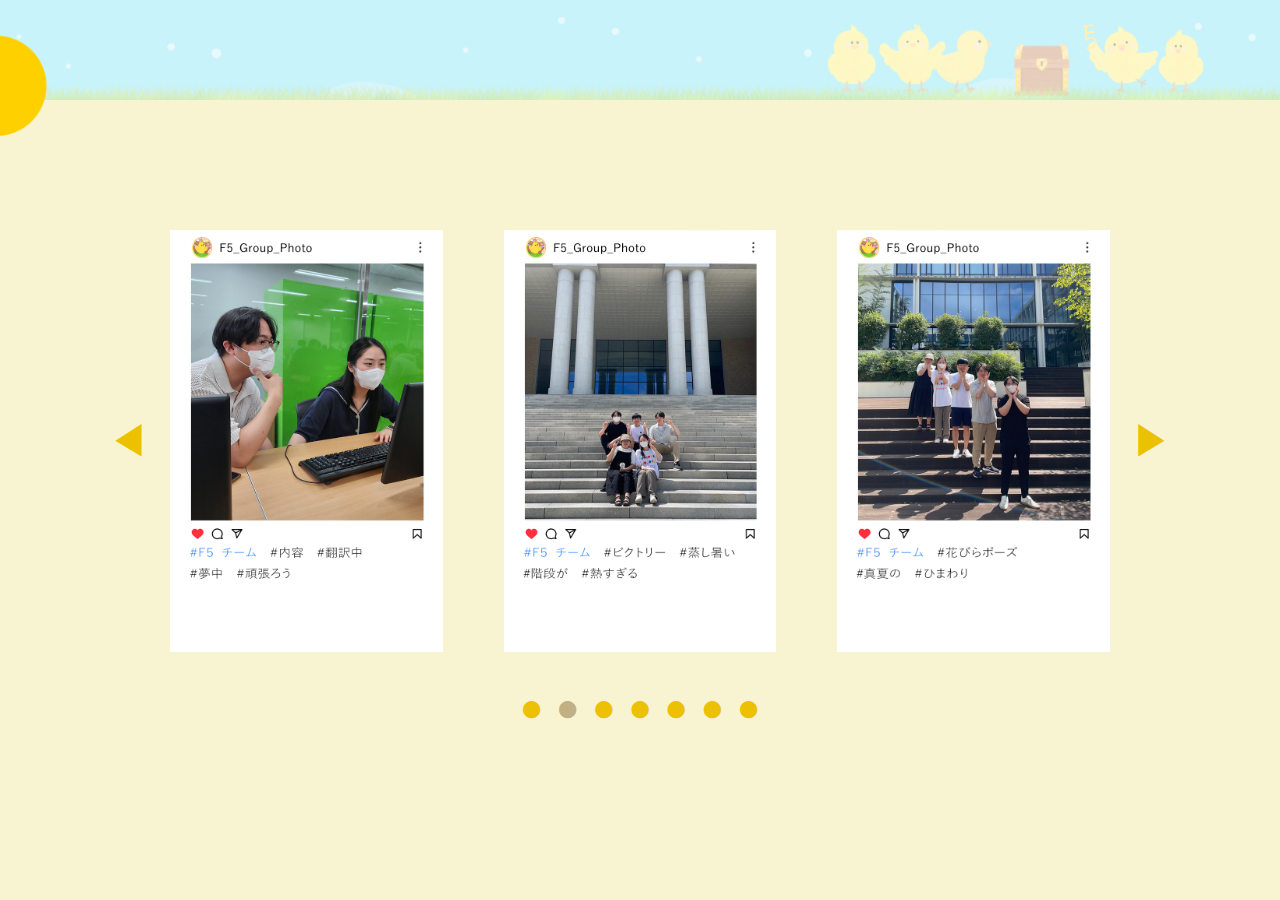
<file: Photo.html>
<!DOCTYPE html>
<html lang="ja">
<head>
<meta charset="UTF-8">
<meta http-equiv="X-UA-Compatible" constent="IE=edge">
<title>Photo </title>
<meta name="viewport" content="width=device-width, initial-scale=1">
<meta name="description" content="ここにサイト説明を入れます">
<meta name="keywords" content="キーワード１,キーワード２,キーワード３,キーワード４,キーワード５">
<link rel="stylesheet" href="css/style.css">
<script src="js/openclose.js"></script>
<script src="js/fixmenu_pagetop.js"></script>
<!--[if lt IE 9]>
<script src="https://oss.maxcdn.com/html5shiv/3.7.2/html5shiv.min.js"></script>
<script src="https://oss.maxcdn.com/respond/1.4.2/respond.min.js"></script>
<![endif]-->
</head>
<style>

.total {
  padding-top: 15%;
}

#main {
  display: flex;
  align-items: center;
  flex-direction: column;
  justify-content: center;
}

#gallery {
  margin-top: -100px;
  display: flex;
  margin-bottom: 2%;
}

#gallery img {
  width: 29%;
  margin-right: 6.5%;

  display: inline-block;
  transition: left 0.4s ease;
  position: relative;
}

#gallery-button {
  display: flex;
  justify-content: center;
  padding-top: 1%;
}

.images {
  display: flex;
  overflow-x: auto;
  white-space: nowrap;
  overflow: hidden;
}

#main button {
  border-style: none;
  background: none;
  font-size: 40px;
  color: #ecc102;
}

body {
  background: #f8f4d2 url(images/bg5.png) no-repeat center top / 100%;
}

#main {
  height: 100vh;
}

#header {
  left: -180px;
}

#left-button {
  padding-right: 2%;
}

#right-button {
  padding-left: 2%;
}

#stop {
  display: none;
}

@media screen and (max-width:1024px) {

  #gallery-button {
    display: none;
  }

  #gallery img {
    width: 90%;
    margin-right: 10%;
  }

  #left-button {
    padding-right: 15%;
  }

  #right-button {
    padding-left: 10%;
  }

}

@media screen and (max-width:480px) {
  
  #gallery img {
    width: 100%;
    margin-right: 0%;
  }

  #left-button {
    position: fixed;
    top: 85%;
    left: 30%;
  }

  #right-button {
    position: fixed;
    top: 85%;
    left: 53%;
  }

  #stop {
    display: block;
    position: fixed;
    top: 86%;
    left: 45%;
  }

  #gallery {
  margin-top: -140px;
  }
  

}

</style>
<body>

<!-------------------------------------------------------------------------------------------------------->

<button id="logo2"><img src="images/logo1.png" alt="" width="110px" height="110px"></button>

<header id="header" style="background-color: #FFD000;">
  <!--PC用（901px以上端末）メニュー-->

  <nav id="menubar">
      <ul>
        <li class="menu-a"><a href="Home.html"><span>Home</span><span></span></a></li> <hr>
        <li id="Team" class="menu-a"><a href="Team.html"><span>Team</span><span>紹介</span></a></li> <hr>
        <li id="I1" class="menu-a"><a href="Interview1.html"><span>Interview 1</span><span>納 由貴子 様</span></a></li> <hr>
        <li id="I2" class="menu-a"><a href="Interview2.html"><span>Interview 2</span><span>キム・ミンジュン 様</span></a></li> <hr>
        <li id="Photo" class="menu-a"><a href="Photo.html"><span>Photo</span><span></span></a></li>
      </ul>
  </nav>
</header>

<!--小さな端末用（900px以下端末）ブロック-->
<nav id="menubar-s">
  <ul>
    <li><a href="Home.html"><span>Home</span><span></span></a></li>
    <li><a href="Team.html"><span>Team</span><span>紹介</span></a></li>
    <li><a href="Interview1.html"><span>Interview 1</span><span>納 由貴子 様</span></a></li>
    <li><a href="Interview2.html"><span>Interview 2</span><span>キム・ミンジュン 様</span></a></li>
    <li><a href="Photo.html"><span>Photo</span><span></span></a></li>
  </ul>
</nav>


<!-------------------------------------------------------------------------------------------------------->

<div id="main">
<div class="total">

  <div id="gallery">
    <button id="left-button">◀</button>
    <div class="images">
      <img class="image" src="images/포토/1.png" alt="">
      <img class="image" src="images/포토/2.png" alt="">
      <img class="image" src="images/포토/3.png" alt="">
      <img class="image" src="images/포토/4.png" alt="">
      <img class="image" src="images/포토/5.png" alt="">
      <img class="image" src="images/포토/6.png" alt="">
      <img class="image" src="images/포토/7.png" alt="">
      <img class="image" src="images/포토/8.png" alt="">
      <img class="image" src="images/포토/9.png" alt="">
    </div>    
    <button id="right-button">▶</button>
    <button id="stop" style="width: 60px"><img src="images/재생.png"></button>
  </div>

  <div id="gallery-button">
    <button class="but" data-index="0" style="color: #c0b083;">●</button>
    <button class="but" data-index="1">●</button>
    <button class="but" data-index="2">●</button>
    <button class="but" data-index="3">●</button>
    <button class="but" data-index="4">●</button>
    <button class="but" data-index="5">●</button>
    <button class="but" data-index="6">●</button>
  </div>

</div><!--/#total-->
</div><!--/#main-->

<!--メニュー開閉ボタン-->
<div id="menubar_hdr" class="close"></div>

<!--メニューの開閉処理-->
<script>
open_close("menubar_hdr", "menubar-s");
</script>
<script src="js/main.js"></script>
<script src="js/Photo.js"></script>

</body>
</html>
</file>
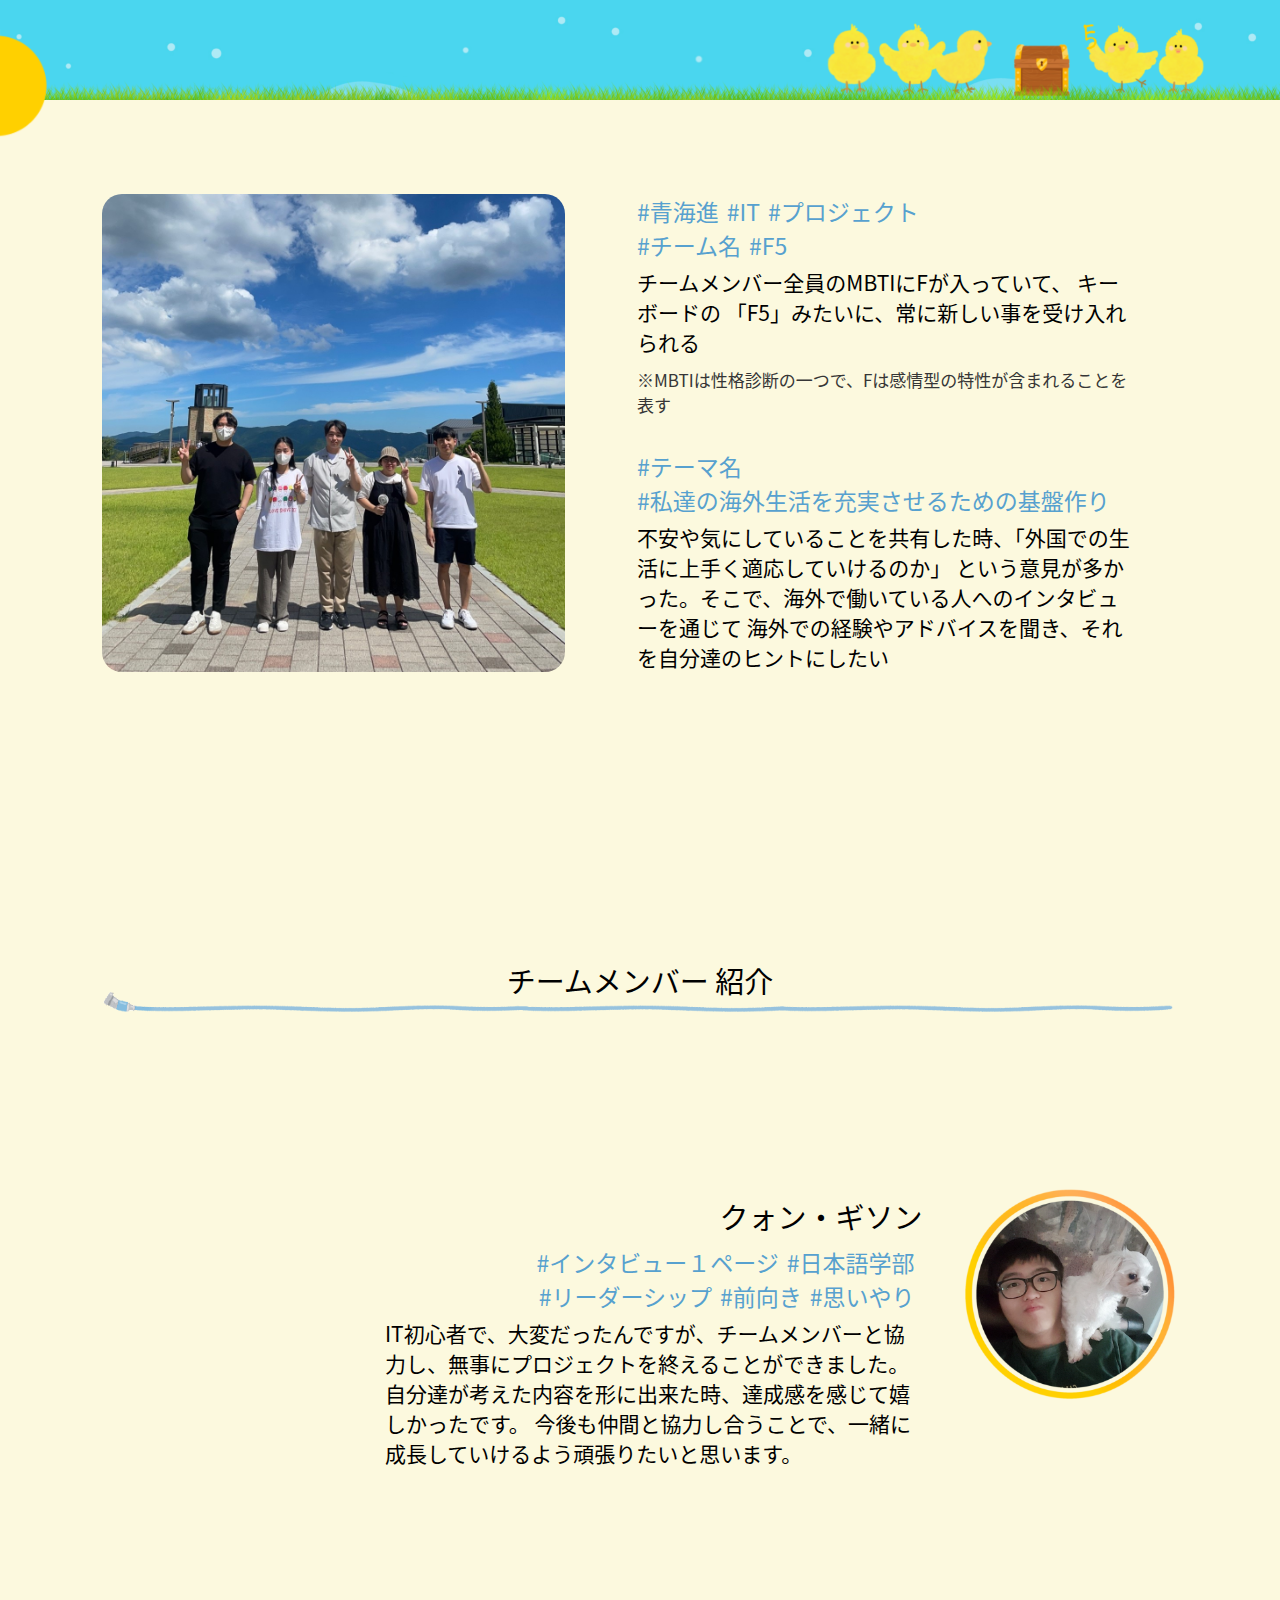
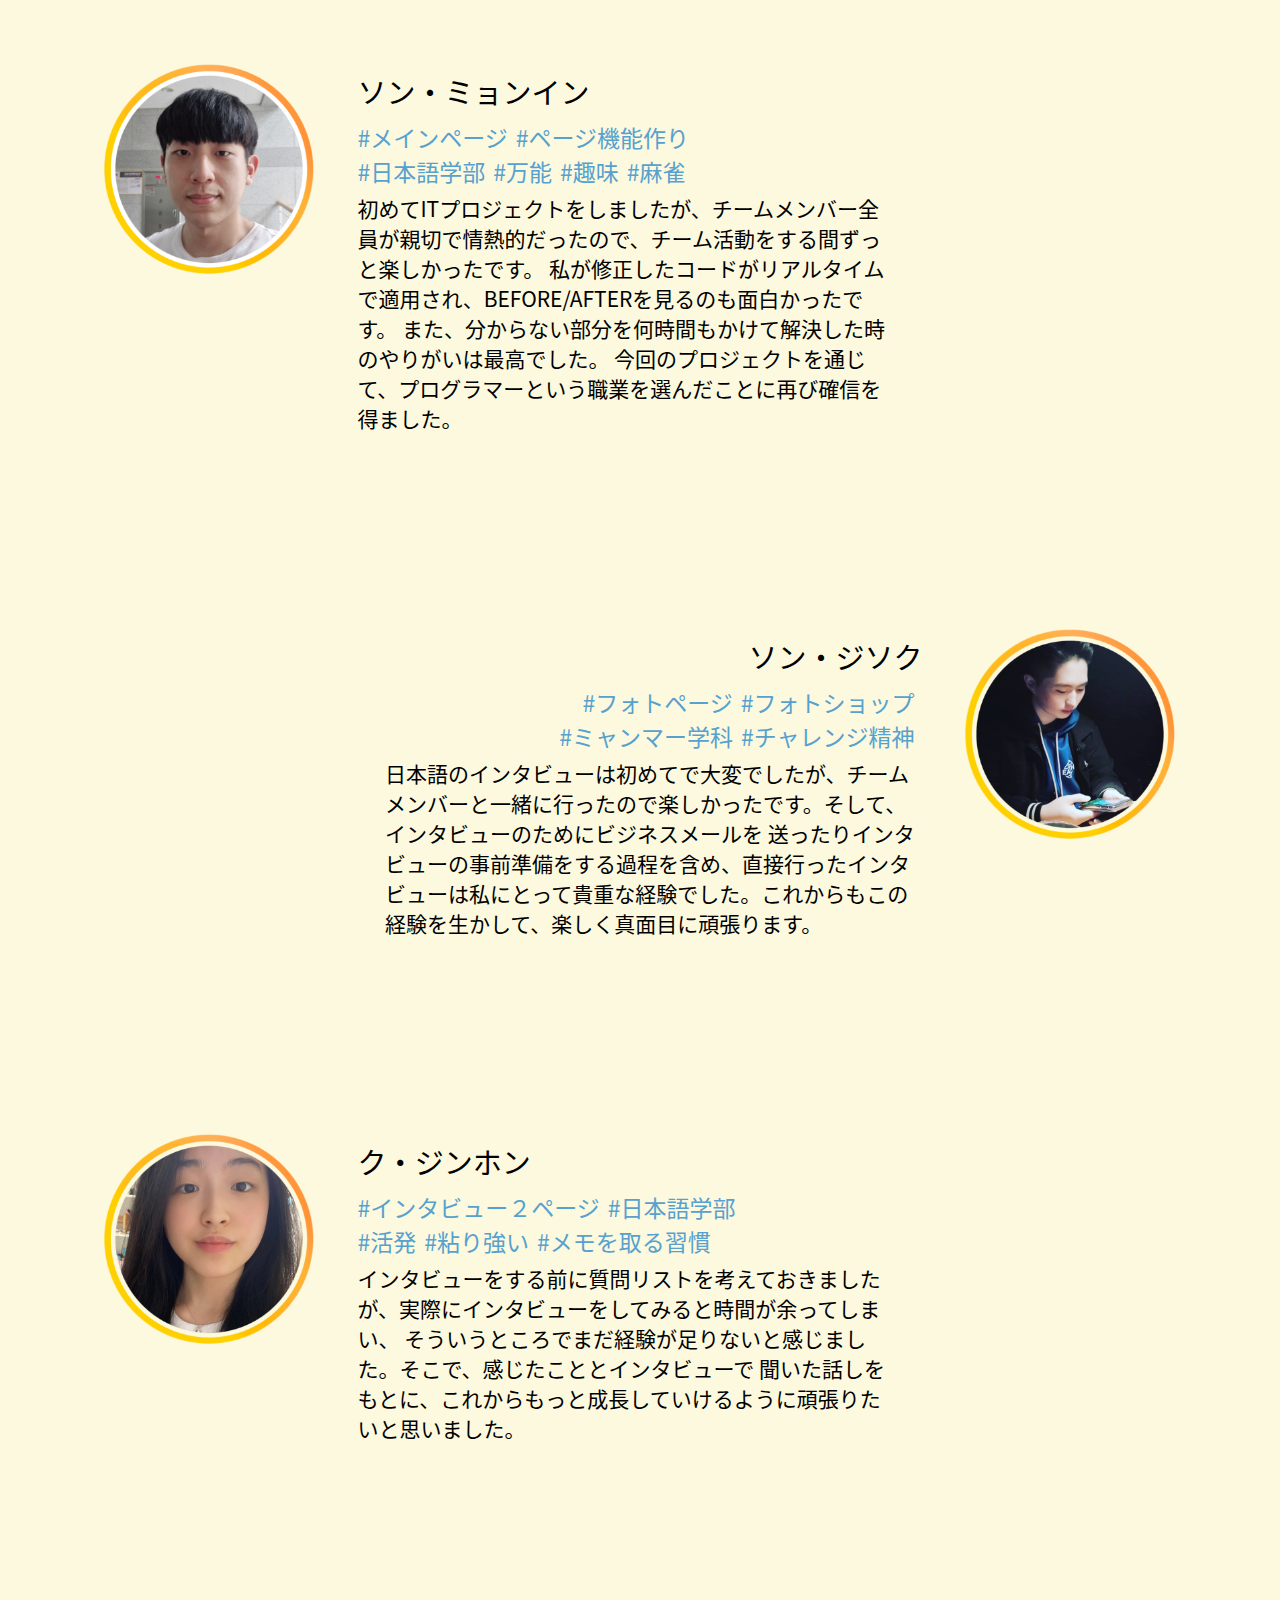
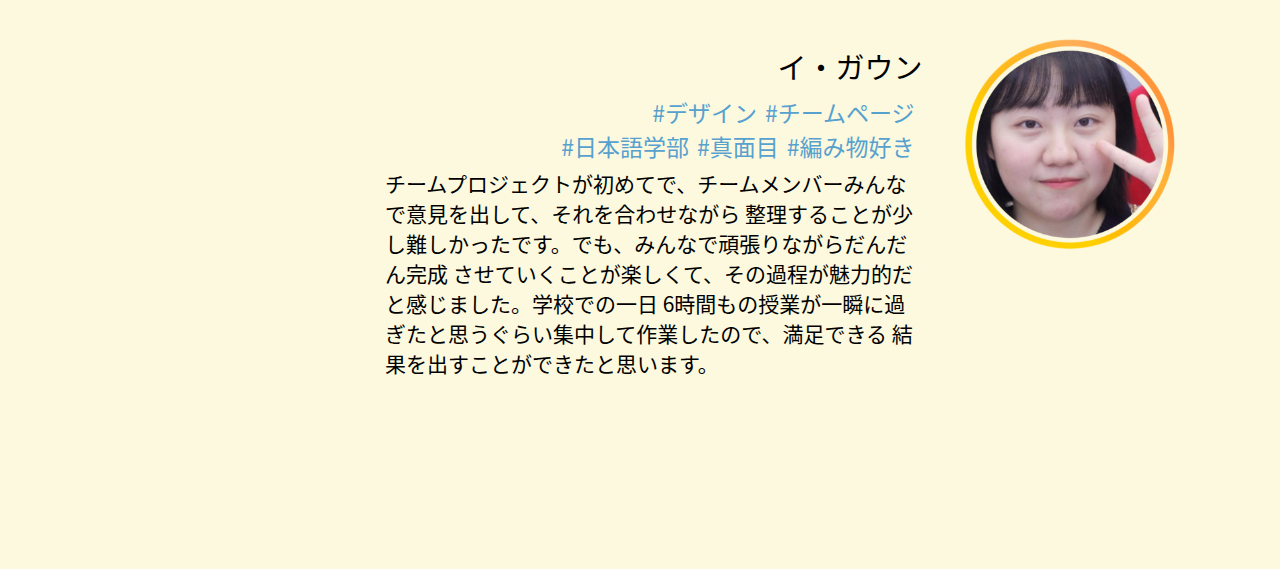
<file: Team.html>
<!DOCTYPE html>
<html lang="ja">
<head>
<meta charset="UTF-8">
<meta http-equiv="X-UA-Compatible" content="IE=edge">

<title>introduce Team</title>
<style>

.member-image {
    width: 20%;
    height: 20%;
  }

  .member {
    display: flex; /* flexbox 적용 */
    align-items: center;
  }

  .member-text {
    margin-left: 40px;
    margin-right: 40px;
    width: 50%;

    display: flex;
    justify-content: center;
    flex-direction: column;
  }

  .total {
    display: flex;
    flex-direction: column;
  }

  #group-image {
    width: 43%;
    height: auto;
    margin-right: 3%;
    border-radius: 20px;
  }

  .teg {
    color: #57a1cf;
    margin-right: 8px;
    line-height: normal;
  }

  .member-left {
    text-align: left;
    display: flex;
    justify-content: flex-start;
    margin-bottom: 18%;
  }
  
  .member-right {
    float: right;
    text-align: right;
    display: flex;
    justify-content: flex-end;
    margin-bottom: 18%;
  }
  .member-right .setumei {
    text-align: left;
  }

  #Line {
    margin: -20px 0 16% 0;
  }

  @media screen and (max-width:1024px){

    #group-image {
      min-width: 70%;
      border-radius: 20px;
      margin: 0 0 20px 0;
    }

    .member-text {
      width: 100%;
      margin: 0;
      text-align: center;
    }

    #Line {
      margin: -10px 0 16% 0;
    }

    .member-left, .member-right {     
      flex-direction: column;
      align-items: center;
  	  justify-content: center;
  	  text-align: center;
    }

    .member-image {
      width: 40%;
    }

    .member-right img {
      order: -1;
    }

    #main h3 {
      margin-top: 1%;
    }

    .bottom {
      margin-bottom: 2%;
    }

  } 

  @media screen and (max-width:480px){

    #group-image {
      width: 85%;
    }

    .member-image {
      width: 60%;
    }

    .setumei {
      margin-top: 4%;
    }

    .member-left, .member-right {
      margin-bottom: 40%;
    }

  } 

</style>

<meta name="viewport" content="width=device-width, initial-scale=1">
<meta name="description" content="ここにサイト説明を入れます">
<meta name="keywords" content="キーワード１,キーワード２,キーワード３,キーワード４,キーワード５">
<link rel="stylesheet" href="css/style.css">
<script src="js/openclose.js"></script>
<script src="js/fixmenu_pagetop.js"></script>

<!--[if lt IE 9]>
<script src="https://oss.maxcdn.com/html5shiv/3.7.2/html5shiv.min.js"></script>
<script src="https://oss.maxcdn.com/respond/1.4.2/respond.min.js"></script>
<![endif]-->

</head>

<body class="bg2">

<!-------------------------------------------------------------------------------------------------------->

<button id="logo2"><img src="images/logo1.png" alt="" width="110px" height="110px"></button>

<header id="header" style="background-color: #FFD000;">
  <!--PC用（901px以上端末）メニュー-->

  <nav id="menubar">
      <ul>
        <li class="menu-a"><a href="Home.html"><span>Home</span><span></span></a></li> <hr>
        <li id="Team" class="menu-a"><a href="Team.html"><span>Team</span><span>紹介</span></a></li> <hr>
        <li id="I1" class="menu-a"><a href="Interview1.html"><span>Interview 1</span><span>納 由貴子 様</span></a></li> <hr>
        <li id="I2" class="menu-a"><a href="Interview2.html"><span>Interview 2</span><span>キム・ミンジュン 様</span></a></li> <hr>
        <li id="Photo" class="menu-a"><a href="Photo.html"><span>Photo</span><span></span></a></li>
      </ul>
  </nav>

  
  <!--小さな端末用（900px以下端末）ブロック-->
  <nav id="menubar-s">
    <ul>
      <li><a href="Home.html"><span>Home</span><span></span></a></li>
      <li><a href="Team.html"><span>Team</span><span>紹介</span></a></li>
      <li><a href="Interview1.html"><span>Interview 1</span><span>納 由貴子 様</span></a></li>
      <li><a href="Interview2.html"><span>Interview 2</span><span>キム・ミンジュン 様</span></a></li>
      <li><a href="Photo.html"><span>Photo</span><span></span></a></li>
    </ul>
  </nav>

</header>

<!-------------------------------------------------------------------------------------------------------->

<div id="main">

  <div class="total">

  <!-- 팀 --->
  <div class="member-left">
    <img id="group-image" src="images/단체사진1.jpg" alt="">
    <div class="member-text">
      <p class="bottom">          
        <span class="teg">#青海進</span><span class="teg">#IT</span><span class="teg">#プロジェクト</span>
        <br>
        <span class="teg">#チーム名</span><span class="teg">#F5</span>
      </p>
      <p class="setumei">
        チームメンバー全員のMBTIにFが入っていて、 キーボードの
        「F5」みたいに、常に新しい事を受け入れられる
      </p>
      <p style="font-size: 17px; margin-top: 2%; color: rgb(54, 54, 54);">※MBTIは性格診断の一つで、Fは感情型の特性が含まれることを表す</p>
      <br>
      <p class="bottom">          
        <span class="teg">#テーマ名</span><br>
        <span class="teg">#私達の海外生活を充実させるための基盤作り</span>
      </p>
      <p class="setumei">
        不安や気にしていることを共有した時、「外国での生活に上手く適応していけるのか」
        という意見が多かった。そこで、海外で働いている人へのインタビューを通じて 
        海外での経験やアドバイスを聞き、それを自分達のヒントにしたい
      </p>             
    </div>         
  </div>

  <h3 style="text-align: center; margin: 8% 0 0 0;">チームメンバー 紹介</h3>
  <img id="Line" src="images/skyblue.png" alt="Line">

  <!-- 권기성 --->
  <div class="member-right">          
    <div class="member-text">
      <h3>クォン・ギソン</h3>
      <p class="bottom">
        <span class="teg">#インタビュー１ページ</span><span class="teg">#日本語学部</span>
        <br>
        <span class="teg">#リーダーシップ</span><span class="teg">#前向き</span><span class="teg">#思いやり</span>
      </p>
      <p class="setumei">
        IT初心者で、大変だったんですが、チームメンバーと協力し、無事にプロジェクトを終えることができました。
        自分達が考えた内容を形に出来た時、達成感を感じて嬉しかったです。
        今後も仲間と協力し合うことで、一緒に成長していけるよう頑張りたいと思います。
      </p>
    </div>
    <img src="images/팀/GU.png" class="member-image" alt="">
  </div>

  <!-- 성명인 --->
  <div class="member-left">
    <img src="images/팀/SE.png" class="member-image" alt="">
    <div class="member-text">
      <h3>ソン・ミョンイン</h3>
      <p class="bottom">          
        <span class="teg">#メインページ</span><span class="teg">#ページ機能作り</span>
        <br>
        <span class="teg">#日本語学部</span><span class="teg">#万能</span><span class="teg">#趣味</span><span class="teg">#麻雀</span>
      </p>
      <p class="setumei">
        初めてITプロジェクトをしましたが、チームメンバー全員が親切で情熱的だったので、チーム活動をする間ずっと楽しかったです。
        私が修正したコードがリアルタイムで適用され、BEFORE/AFTERを見るのも面白かったです。
        また、分からない部分を何時間もかけて解決した時のやりがいは最高でした。
        今回のプロジェクトを通じて、プログラマーという職業を選んだことに再び確信を得ました。
      </p>             
    </div>          
  </div>

  <!-- 송지석 --->
  <div class="member-right">        
    <div class="member-text">
      <h3>ソン・ジソク</h3>
      <p class="bottom">
        <span class="teg">#フォトページ</span><span class="teg">#フォトショップ</span>
        <br>
        <span class="teg">#ミャンマー学科</span><span class="teg">#チャレンジ精神</span>
      </p>
      <p class="setumei">
       日本語のインタビューは初めてで大変でしたが、チームメンバーと一緒に行ったので楽しかったです。そして、インタビューのためにビジネスメールを
        送ったりインタビューの事前準備をする過程を含め、直接行ったインタビューは私にとって貴重な経験でした。これからもこの経験を生かして、楽しく真面目に頑張ります。
      </p> 
    </div>
      <img src="images/팀/SO.png" class="member-image" alt="">
  </div>
  
  <!-- 구진홍 ---> 
  <div class="member-left">
    <img src="images/팀/KU.png" class="member-image" alt="">
    <div class="member-text">
      <h3>ク・ジンホン</h3>
      <p class="bottom">
        <span class="teg">#インタビュー２ページ</span><span class="teg">#日本語学部</span>
        <br>
        <span class="teg">#活発</span><span class="teg">#粘り強い</span><span class="teg">#メモを取る習慣</span>
        <br>
      </p>
      <p class="setumei">
        インタビューをする前に質問リストを考えておきましたが、実際にインタビューをしてみると時間が余ってしまい、
        そういうところでまだ経験が足りないと感じました。そこで、感じたこととインタビューで
        聞いた話しをもとに、これからもっと成長していけるように頑張りたいと思いました。
      </p>
    </div>          
  </div>

  <!-- 이가은 --->
  <div class="member-right">
    
    <div class="member-text">
      <h3>イ・ガウン</h3>
      <p class="bottom">
        <span class="teg">#デザイン</span><span class="teg">#チームページ</span>
        <br>
        <span class="teg">#日本語学部</span><span class="teg">#真面目</span><span class="teg">#編み物好き</span>
        <br>
      </p>
      <p class="setumei">
        チームプロジェクトが初めてで、チームメンバーみんなで意見を出して、それを合わせながら
        整理することが少し難しかったです。でも、みんなで頑張りながらだんだん完成
        させていくことが楽しくて、その過程が魅力的だと感じました。学校での一日
        6時間もの授業が一瞬に過ぎたと思うぐらい集中して作業したので、満足できる
        結果を出すことができたと思います。
      </p>
    </div>
    <img src="images/팀/LE.png" class="member-image" alt="">
  </div>

  <img src="images/skyblue.png" alt="Line" style="margin-bottom: 5%;">

  </div>

</div>
<!--/#main-->

</div>
<!--/#container-->

<!--ページの上部に戻るボタン-->
<p class="nav-fix-pos-pagetop"><a href="#"><img src="images/icon_pagetop.png" alt="↑" style="width: 80%;"></a></p>

<!--メニュー開閉ボタン-->
<div id="menubar_hdr" class="close"></div>

<!--メニューの開閉処理-->
<script>
open_close("menubar_hdr", "menubar-s");
</script>
<script src="js/main.js"></script>

</body>
</html>
</file>
<file: css/style.css>
@charset "utf-8";


/*keyframes.cssの読み込み
---------------------------------------------------------------------------*/
@import url("keyframes.css");

/*全端末（PC・タブレット・スマホ）共通設定
------------------------------------------------------------------------------------------------------------------------------------------*/

/*全体の設定
---------------------------------------------------------------------------*/
body {
	margin: 0px;
	padding: 0px;
	font-family: "Noto Sans CJK KR", sans-serif;  /* 폰트종류 "Yu Gothic"  "Noto Sans CJK KR" */
	line-height: 2;		/* 행간 조정하는 코드 */
	background: #fcf9de url(../images/bg1.png) no-repeat center top / 100%;  /* 배경 이미지 */
}

h1,h2,h3,h4,h5,p,ul,ol,li,dl,dt,dd,form,figure,form,input,textarea {margin: 0px;padding: 0px;font-size: 100%;font-weight: normal;}
ul {list-style-type: none;}
img {border: none;max-width: 100%;height: auto;vertical-align: middle;}
table {border-collapse:collapse;font-size: 100%;border-spacing: 0;}
video {max-width: 100%;}
iframe {width: 100%;}

/*전반적인 링크 설정
---------------------------------------------------------------------------*/
a, li {
	color: #666;		/* 링크 텍스트 색상 */
	transition: 0.5s;	/*マウスオン時の移り変わるまでの時間設定。0.5秒。*/
}

/*コンテナー（サイト全体を囲むブロック）
---------------------------------------------------------------------------*/


/* ---------------------------------------- 메뉴바 전체 ----------------------------------------*/
header {   
	overflow: auto;
	width: 180px;
	height: 100%;
	float: left;	
	position: fixed;
	transition: left 0.3s ease;
	text-align: center;
}

#logo2 {  /* 로고 버튼 (애니메이션 추가되어 있음 */
	border-style: none;  /* 버튼 주위의 선 제거 */
	background: none;    /* 버튼 배경색 제거 */
	position: fixed;
    top: 30px;           /* 버튼의 상단 여백 */
    left: 30px;          /* 버튼의 왼쪽 여백 */
    z-index: 9999;       /* 레이아웃 맨 위로 */
	transition: left 0.3s ease;
}

#logo2 :hover {
	width: 140px;
	height: 140px;
	transform: translate(-10%, -10%); /*중심으로 확대/축소 */
	transform-origin: center center; /* 중심점 지정 */
}

#menubar {
	margin-top: 90%;
	font-size: 18px;
	text-align: center;
	width: 65%;
	display: inline-block;
}

.menu-a{   /* 메뉴바 텍스트 부분 */
	text-align: center;
	border-radius: 50%;
	height: 100px;

	display: flex; /* 내부 내용을 가운데 정렬하기 위해 Flexbox 사용 */
  	align-items: center; /* 내부 내용을 세로로 가운데 정렬 */
  	justify-content: center; /* 내부 내용을 가로로 가운데 정렬 */
  	text-align: center; /* 내부 텍스트 가운데 정렬 */
}

#menubar hr {
	width: 100%;
	border-color: rgb(190, 171, 0);
	border-top: 2px;
	margin: 14px 0 14px 0;
}

/* 메뉴 하나하나 */
#menubar a {
	text-decoration: none;  /*하이퍼링크 밑줄 제거*/
	color: #383838;
}

/* 메뉴바 작은 글자 */
#menubar li span:last-child {
	display: block;
	font-size: 12px;
	color: #927f15;		/*文字色*/
}

#menubar li:hover {
	background: #fafafa;
}


/*スマホ用メニューを表示させない*/
#menubar-s {display: none;text-indent: -9999px;}
/*３本バーアイコンを表示させない*/
#menubar_hdr {display: none;}



/*mainコンテンツ
---------------------------------------------------------------------------*/
/*mainブロック*/
#main {
	animation-name: opa2;		/*keyframes.cssで使う@keyframesの指定*/
	animation-fill-mode: both;
	animation-duration: 0.3S;	/*アニメーションを実行する時間。「s」は秒の事。*/
	animation-delay: 0.5s;		/*出現するタイミング（秒後）*/
	position: relative;

	height: 100%;
	margin-left: 180px;
	padding: 0 8% 0 8%;
	transition: left 0.3s ease;
}
/*メインコンテンツのh2タグ設定*/
#main h2 {
	clear: both;
	color: #EEBA00;	/*文字色*/
	margin-bottom: 20px;	/*見出しの下に空けるスペース*/
	padding: 0 20px 0;	/*上、左右、下へのタグ内の余白*/
	font-size: 26px;		/*文字サイズ*/
	background: url(../images/line1.png) repeat-x left bottom / 300px;	/*下線の画像の読み込み*/
	text-align: center;	/*テキストをセンタリング*/
}
/*メインコンテンツのh3タグ設定*/
#main h3 {
	clear: both;
	color: #000000;	/*文字色*/
	font-size: 29px;		/*文字サイズ*/
}

#main h4 {
	color: #000000;
    font-size: 29px;
    line-height: normal;
}

/*mainコンテンツの段落タグ設定*/
#main p {
	color: #000000;
    font-size: 21px;
    line-height: normal;
}

.total {
    padding-top: 18%;
}

.bottom {
    margin-bottom: 1%;
}

.teg {
	font-size: 23px;
}

/*PAGE TOP（↑）設定
---------------------------------------------------------------------------*/
/*デフォルトでは非表示に*/
body .nav-fix-pos-pagetop a {display: none;}
/*ボタンの設定*/
body.is-fixed-pagetop .nav-fix-pos-pagetop a {
	display: block;text-decoration: none;text-align: center;z-index: 99;position: fixed;
	width: 100px;		/*幅*/
	bottom: 30px;		/*下からの配置場所指定*/
	right: 1%;			/*右からの配置場所指定*/
	animation-name: opa1;	/*keyframes.cssで使う@keyframesの指定*/
	animation-duration: 1S;		/*アニメーションの実行時間*/
	animation-fill-mode: forwards;	/*アニメーションの完了後、最後のキーフレームを維持する*/
}
/*通常時の透明度。70%色を出す。*/
body.is-fixed-pagetop .nav-fix-pos-pagetop img {
	opacity: 0.7;
}
/*マウスオン時の透明度。100%色を出す。*/
body.is-fixed-pagetop .nav-fix-pos-pagetop img:hover {
	opacity: 1;
}

/*check
---------------------------------------------------------------------------*/
p.check {
	background: #ff0000;
	color:#fff;
	padding: 10px 25px !important;
	margin-bottom: 20px;
}
p.check a {color: #fff;}


/*画面幅1024px以下の設定
------------------------------------------------------------------------------------------------------------------------------------------------------*/
@media screen and (max-width:1024px){

body {
	font-size: 13px;
}

header {
	float: none;
	position: static;
	height: auto;
}

#logo2 {  /* 로고 버튼 (애니메이션 추가되어 있음 */
	display: none;
}

#main h3 {
	font-size: 27px;		/*文字サイズ*/
}

#main h4 {
	font-size: 27px;
}

#main {
	float: none;
	width: auto;
}

#main p {
    font-size: 20px;
}

/*スマホ用メニューブロック*/
#menubar-s {
	display: block;text-indent: inherit;
	animation-name: opa1;		/*keyframes.cssで使う@keyframesの指定*/
	animation-duration: 1S;		/*アニメーションの実行時間*/
	animation-fill-mode: both;	/*アニメーションの待機中は最初のキーフレームを維持、終了後は最後のキーフレームを維持。*/
	background: rgba(0,0,0,0.85);	/*背景色。0,0,0は黒の事で、0.85は色が85%出た状態の事。*/
	position: fixed;overflow: auto;z-index: 100;
	left: 0px;
	top: 0px;
	width: 100%;		/*幅。上のpaddingと合わせて100%になるように。*/
	height: 100%;	/*高さ。上のpaddingと合わせて100%になるように。*/
	text-align: center;	/*テキストをセンタリング*/
	font-size: 20px;
}
#menubar-s > ul {
	margin-top: 100px;	/*メニューの上側にあける余白*/
}
/*メニュー１個あたりの設定*/
#menubar-s li a {
	text-decoration: none;display: block;
	color: #fff;
	padding-bottom: 30px;
}
/*小文字の指定（最後のspanタグ）*/
#menubar-s li span:last-child {
	display: block;
	font-size: 11px;	/*文字サイズ*/
}
/*PC用メニューを非表示にする*/
#menubar {display: none;}

/*３本バーアイコン設定
---------------------------------------------------------------------------*/
/*３本バーブロック*/
#menubar_hdr {
	display: block;
	position: fixed;
	z-index: 100;
	top: 20px;	/*上からの配置場所指定*/
	left: 3%;	/*右からの配置場所指定*/
	border: 1px solid #fff;	/*枠線の幅、線種、色*/
}

/*アイコン共通設定*/
#menubar_hdr.close,
#menubar_hdr.open {
	width: 50px;	/*幅*/
	height: 50px;	/*高さ*/
	border-radius: 50%;
}
/*三本バーアイコン*/
#menubar_hdr.close {
	background: #EEBA00 url(../images/icon_menu.png) no-repeat center top/50px;
}
/*閉じるアイコン*/
#menubar_hdr.open {
	background: #EEBA00 url(../images/icon_menu.png) no-repeat center bottom/50px;
}
}


/*画面幅480px以下の設定
------------------------------------------------------------------------------------------------------------------------------------------------------*/
@media screen and (max-width:480px){

header {
	width: 0;
}

#main p {
	font-size: 17px;
}

#main h3 {
	font-size: 25px;
}

#main h4 {
	font-size: 23px;
	margin-bottom: 1%;
}

.teg {
	font-size: 18px;
}

.total {
	padding-top: 24%;
}

/*PAGE TOP（↑）設定
	---------------------------------------------------------------------------*/
/*ボタンの設定*/
body.is-fixed-pagetop .nav-fix-pos-pagetop a {
	width: 70px;		/*幅を少し小さくリサイズする*/
}

}
</file>
